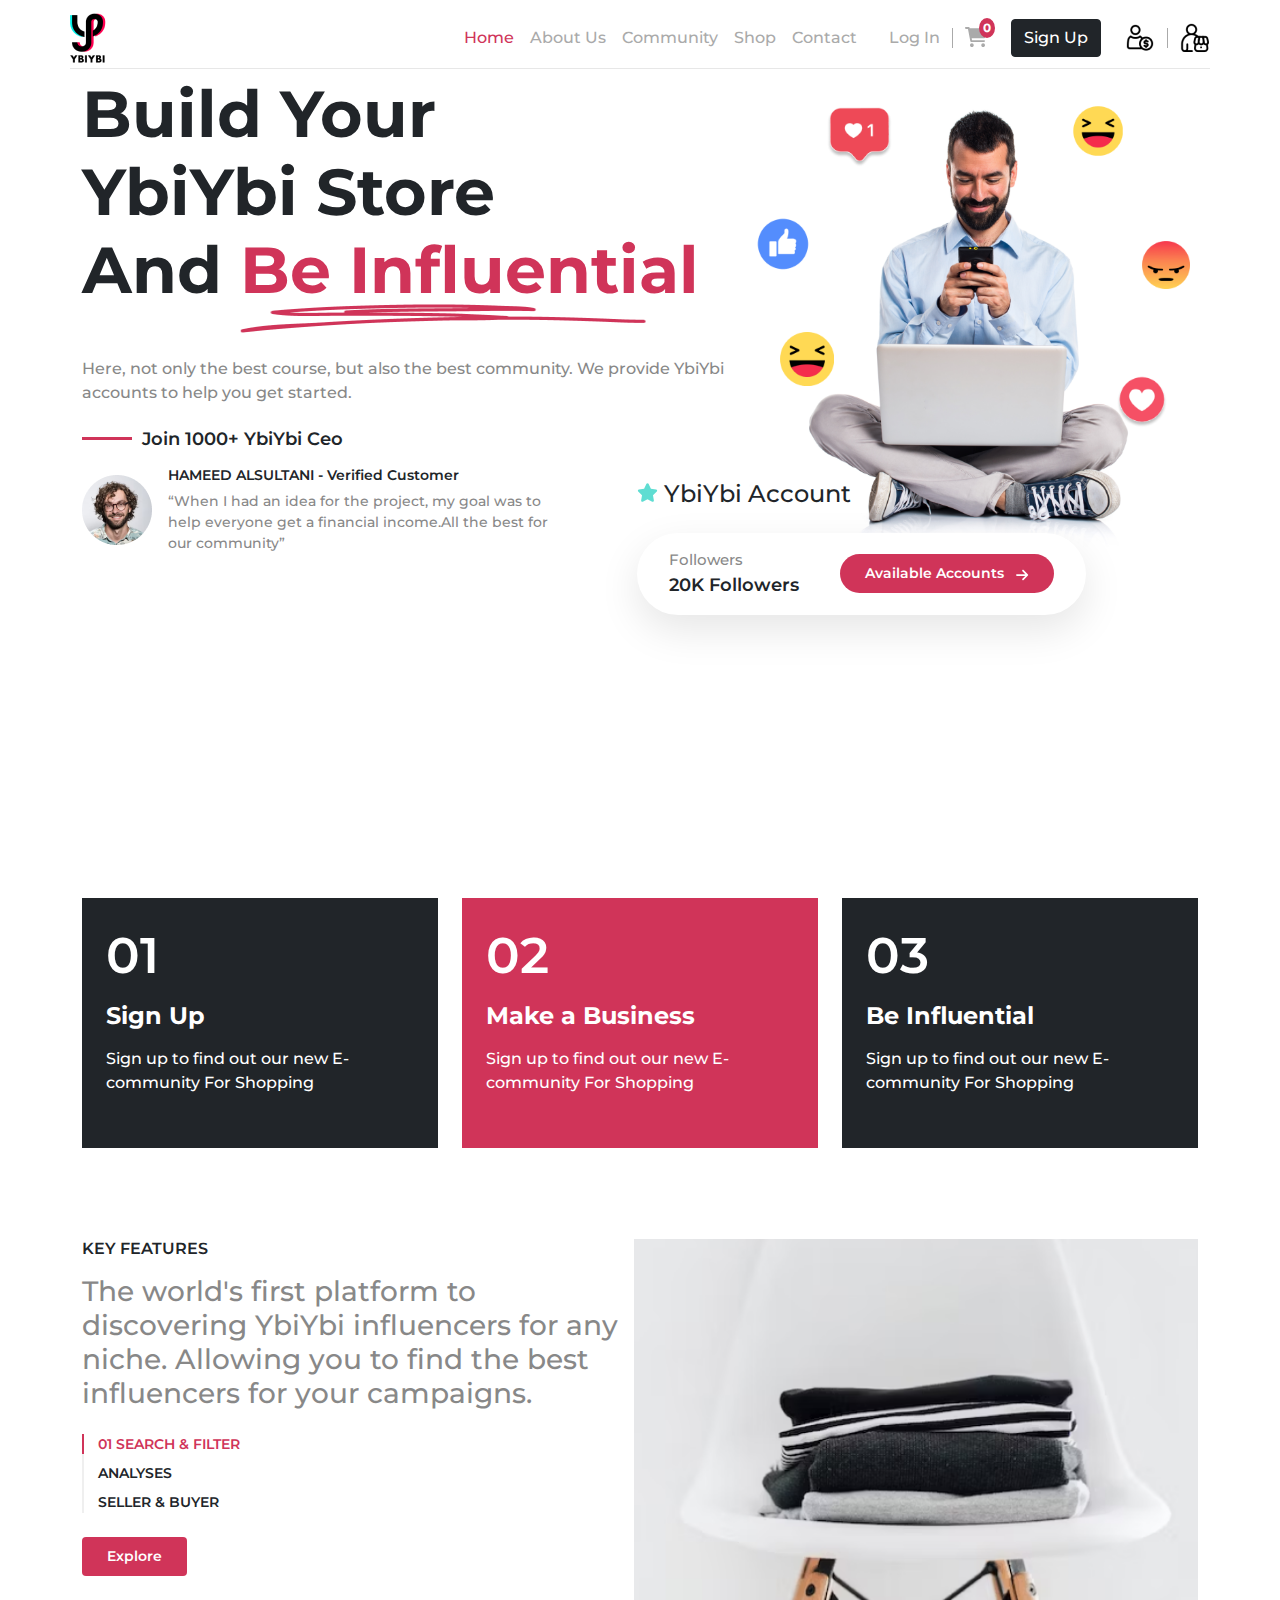
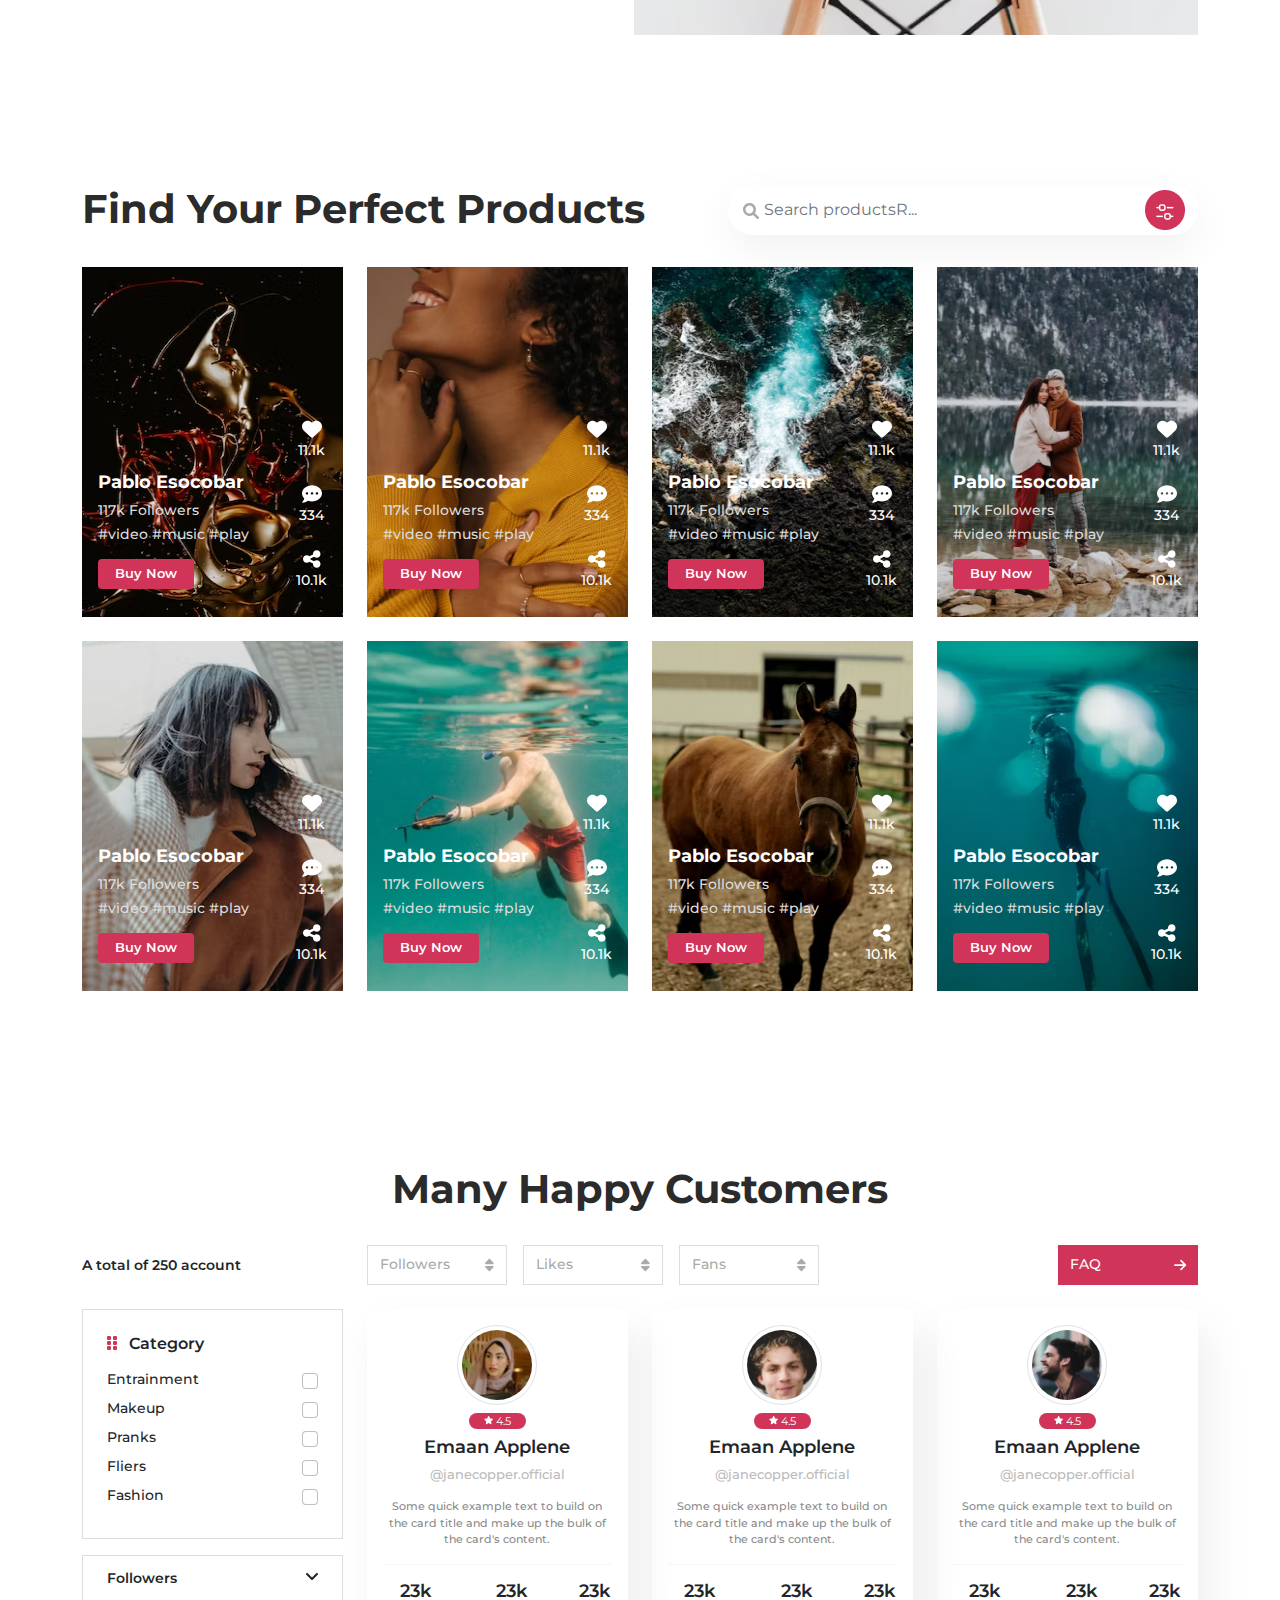
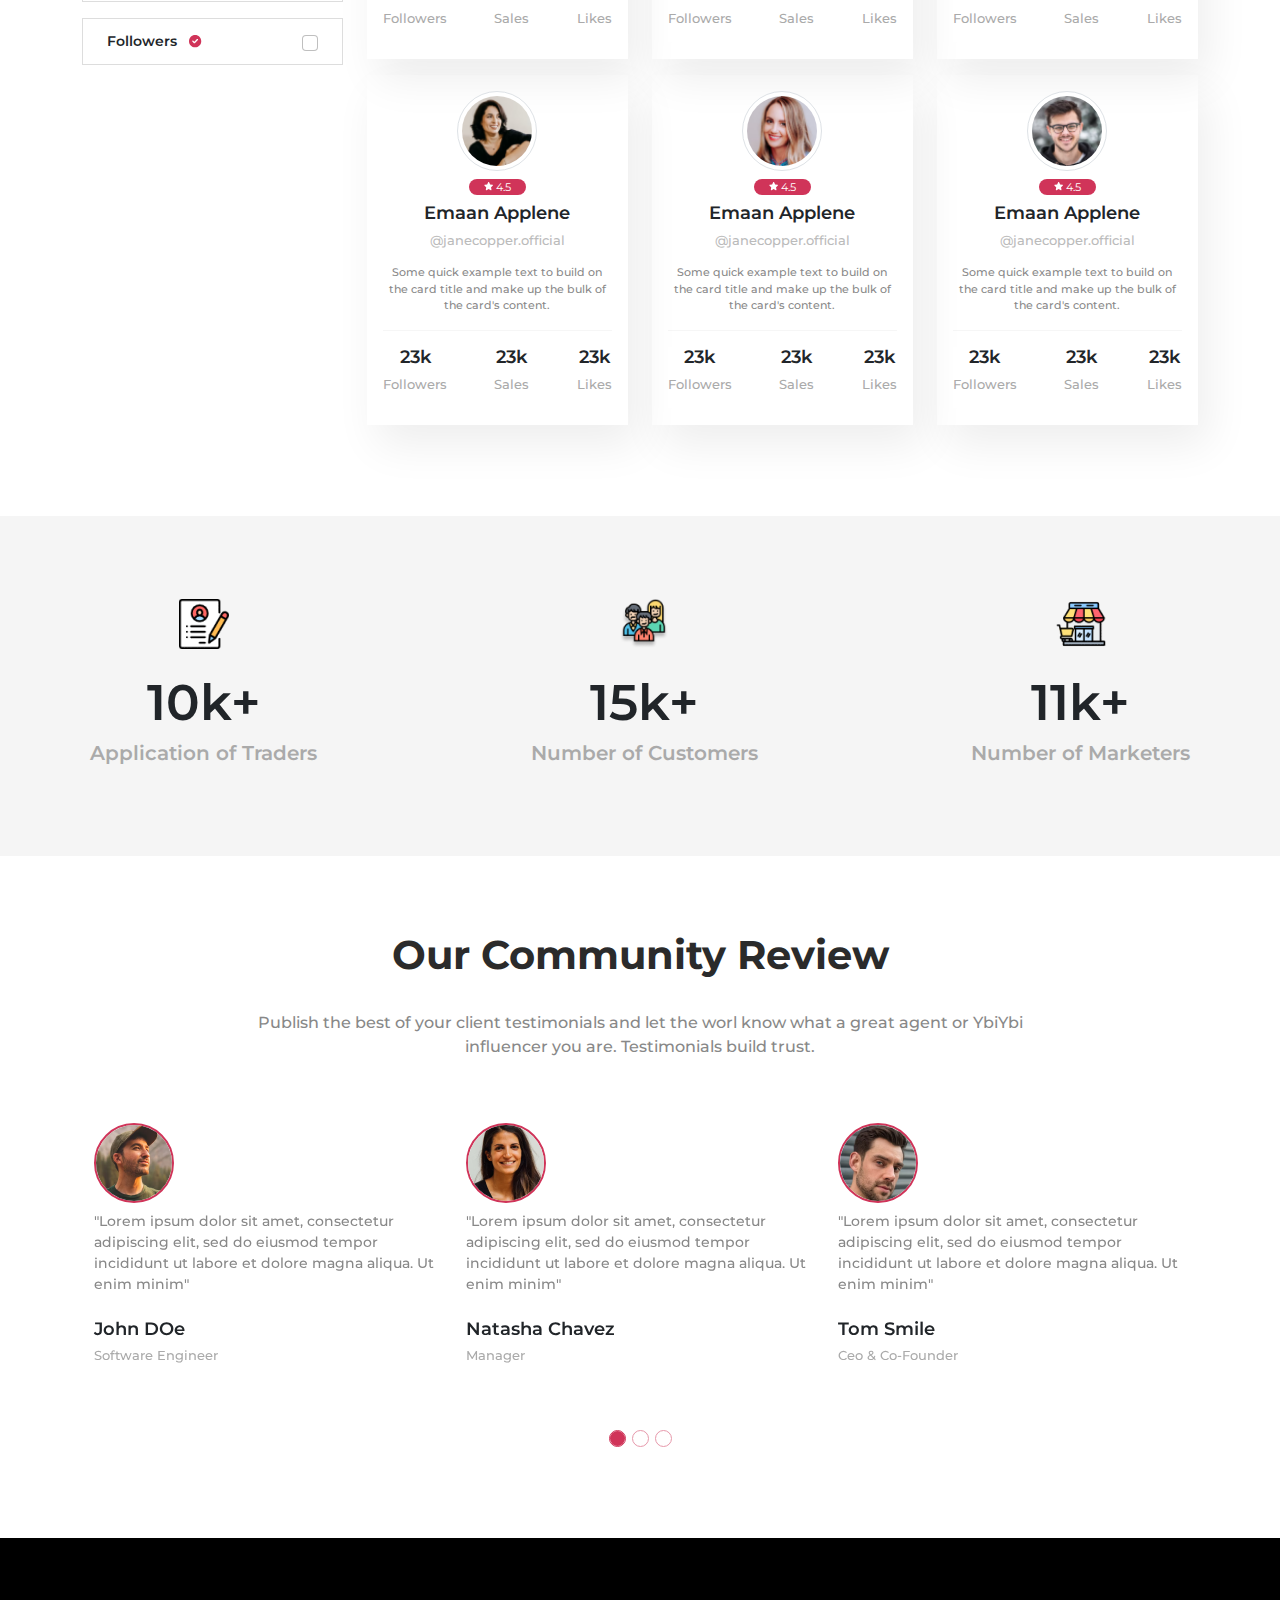
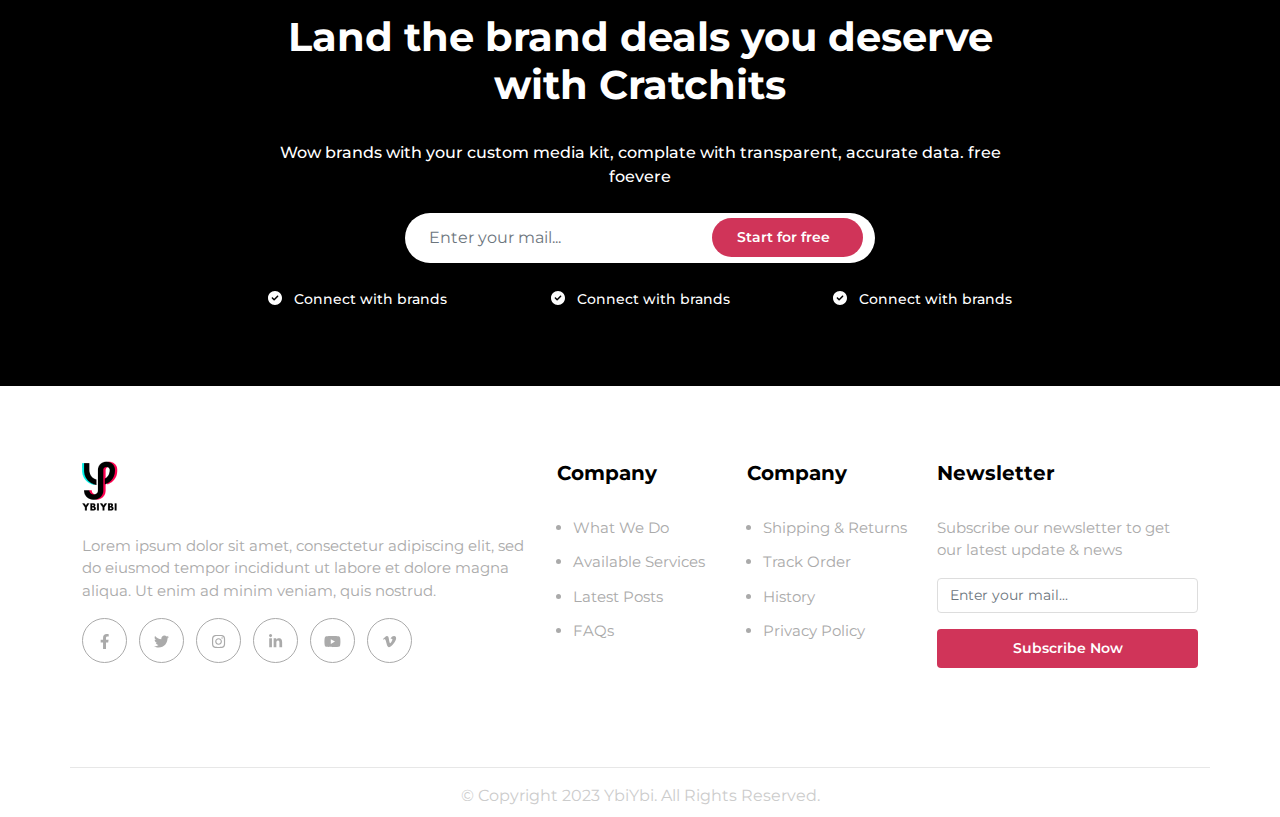
<file: index.html>
<!DOCTYPE html>
<html lang="en">
  <head>
    <meta charset="UTF-8" />
    <meta http-equiv="X-UA-Compatible" content="IE=edge" />
    <meta name="viewport" content="width=device-width, initial-scale=1.0" />
    <title>YbiYbi</title>
    <link rel="stylesheet" href="./css/bootstrap.min.css" />
    <link rel="stylesheet" href="./css/all.min.css" />
    <link rel="stylesheet" href="./css/style.css" />
    <link rel="preconnect" href="https://fonts.googleapis.com" />
    <link rel="preconnect" href="https://fonts.gstatic.com" crossorigin />
    <link
      href="https://fonts.googleapis.com/css2?family=Montserrat:wght@400;500;600;700&display=swap"
      rel="stylesheet"
    />
  </head>
  <body>
    <!-- start navbar -->
    <nav class="navbar fixed-top navbar-expand-lg navbar-light">
      <div class="container px-md-0">
        <a class="navbar-brand" href="#"
          ><img src="./images/logo.png" alt="Logo"
        /></a>
        <button
          class="navbar-toggler"
          type="button"
          data-bs-toggle="collapse"
          data-bs-target="#navbarSupportedContent"
          aria-controls="navbarSupportedContent"
          aria-expanded="false"
          aria-label="Toggle navigation"
        >
          <span class="navbar-toggler-icon"></span>
        </button>
        <div
          class="collapse navbar-collapse flex-grow-0 text-center mb-3 mb-md-0"
          id="navbarSupportedContent"
        >
          <ul class="navbar-nav me-md-4 mb-2 mb-lg-0">
            <li class="nav-item">
              <a class="nav-link active" href="#">Home</a>
            </li>
            <li class="nav-item">
              <a class="nav-link" href="./pages/about.html">About Us</a>
            </li>
            <li class="nav-item">
              <a class="nav-link" href="#">Community</a>
            </li>
            <li class="nav-item"><a class="nav-link" href="#">Shop</a></li>
            <li class="nav-item"><a class="nav-link" href="./pages/contact.html">Contact</a></li>
          </ul>
          <div class="login"><a href="#">Log In</a></div>
          <span class="line"></span>
          <div class="cart">
            <a class="position-relative" href="#">
              <i class="fa-solid fa-cart-shopping fa-lg"></i>
              <span
                class="position-absolute top-0 start-100 p-1 translate-middle badge rounded-circle bg-main"
              >
                0
                <span class="visually-hidden">unread messages</span>
              </span>
            </a>
          </div>
          <div class="signup mx-md-4 my-3 my-md-0">
            <a class="btn btn-dark" href="#">Sign Up</a>
          </div>
          <div class="saler">
            <a href="#"><img src="./images/seller.png" alt="Seller" /></a>
          </div>
          <span class="line"></span>
          <div class="marketer">
            <a href="#"><img src="./images/marketer.png" alt="Marketer" /></a>
          </div>
        </div>
      </div>
    </nav>
    <!-- end navbar -->

    <!-- start landing -->
    <div class="landing">
      <div class="container">
        <div
          class="d-flex flex-column flex-md-row justify-content-between align-items-center"
        >
          <div class="landing-txt text-center text-md-start">
            <h2 class="landing-title">
              Build Your<br />
              YbiYbi Store<br />
              And <span>Be Influential</span>
            </h2>
            <p class="section-desc">
              Here, not only the best course, but also the best community. We
              provide YbiYbi accounts to help you get started.
            </p>
            <div class="testimonial w-75">
              <h4 class="testi-title m-0">Join 1000+ YbiYbi Ceo</h4>
              <div
                class="card flex-column flex-md-row align-items-center border-0"
              >
                <img src="./images/person.png" alt="Person" />
                <div class="card-body">
                  <h5 class="card-title">
                    HAMEED ALSULTANI - Verified Customer
                  </h5>
                  <p class="section-desc fs-small mb-0">
                    “When I had an idea for the project, my goal was to help
                    everyone get a financial income.All the best for our
                    community”
                  </p>
                </div>
              </div>
            </div>
          </div>

          <div class="landing-img position-relative">
            <div class="d-none d-md-block">
              <img class="img-fluid" src="./images/landing.png" alt="Landing" />
              <div class="emotion">
                <img src="./images/emoji-01.png" alt="Landing" />
                <img src="./images/emoji-02.png" alt="Landing" />
                <img src="./images/emoji-03.png" alt="Landing" />
                <img src="./images/emoji-04.png" alt="Landing" />
                <img src="./images/emoji-05.png" alt="Landing" />
                <img src="./images/emoji-06.png" alt="Landing" />
              </div>
            </div>

            <div class="ybiybi-account">
              <h4 class="account-title mb-4">
                <i class="fa-solid fa-star fa-xs"></i>
                <span>YbiYbi Account</span>
              </h4>
              <div
                class="accounts d-flex align-items-center justify-content-between"
              >
                <div class="followers">
                  <span class="followers-title">Followers</span>
                  <span class="followers-num">20K Followers </span>
                </div>
                <button class="btn btn-main rounded-pill">
                  <a href="#">
                    <span class="d-none d-md-inline-block me-2">Available Accounts</span>
                    <i class="fa-solid fa-arrow-right"></i>
                  </a>
                </button>
              </div>
            </div>
          </div>
        </div>
      </div>
    </div>
    <!-- end landing -->

    <!-- start features -->
    <div class="features">
      <div class="container">
        <div class="row">
          <div class="col-12 col-md-4">
            <div class="feat-box text-white bg-dark mb-3">
              <h5 class="feat-num mb-3">01</h5>
              <h5 class="feat-title mb-3">Sign Up</h5>
              <p class="section-desc text-white">
                Sign up to find out our new E-community For Shopping
              </p>
            </div>
          </div>

          <div class="col-12 col-md-4">
            <div class="feat-box text-white bg-main mb-3">
              <h5 class="feat-num mb-3">02</h5>
              <h5 class="feat-title mb-3">Make a Business</h5>
              <p class="section-desc text-white">
                Sign up to find out our new E-community For Shopping
              </p>
            </div>
          </div>

          <div class="col-12 col-md-4">
            <div class="feat-box text-white bg-dark mb-3">
              <h5 class="feat-num mb-3">03</h5>
              <h5 class="feat-title mb-3">Be Influential</h5>
              <p class="section-desc text-white">
                Sign up to find out our new E-community For Shopping
              </p>
            </div>
          </div>
        </div>
      </div>
    </div>
    <!-- end features -->

    <!-- start about -->
    <div class="about">
      <div
        class="container d-flex flex-column flex-md-row justify-content-between"
      >
        <div class="about-text w-50">
          <h4 class="section-label mb-3">KEY FEATURES</h4>
          <p>
            The world's first platform to discovering YbiYbi influencers for any
            niche. Allowing you to find the best influencers for your campaigns.
          </p>
          <div class="meta">
            <span class="text-main">01 SEARCH & FILTER</span>
            <span>ANALYSES</span>
            <span>SELLER & BUYER</span>
          </div>
          <button class="btn btn-main">
            <a href="#" alt="explore">Explore</a>
          </button>
        </div>
        <div class="about-img d-none d-md-block">
          <img class="img-fluid" src="./images/about.png" alt="About" />
        </div>
      </div>
    </div>
    <!-- end abut -->

    <!-- start products -->
    <div class="products">
      <div class="container">
        <div
          class="products-head d-flex flex-column flex-md-row justify-content-between"
        >
          <h2 class="section-title mb-3 mb-md-0">Find Your Perfect Products</h2>
          <div class="section-form ps-4">
            <i class="fa-solid fa-magnifying-glass"></i>
            <input
              class="form-control border-0"
              type="search"
              placeholder="Search productsR..."
            />
            <button class="btn p-0">
              <img src="./images/filter.png" alt="Filter" />
            </button>
          </div>
        </div>
        <div class="row">
          <div class="col-12 col-md-4 col-lg-3">
            <div class="prod-box">
              <img class="w-100 h-100" src="./images/product-01.png" alt="Product" />
              <div class="prod-overlay">
                <div class="prod-info">
                  <h5>Pablo Esocobar</h5>
                  <h6>117k Followers</h6>
                  <h6>#video #music #play</h6>
                  <button class="btn btn-main py-1 px-3 mt-2"><a href="#">Buy Now</a></button>
                </div>
                <div class="prod-actions text-center">
                  <div class="mb-4">
                    <i class="fa-solid fa-heart fa-lg"></i>
                    <h6>11.1k</h6>
                  </div>
                  <div class="mb-4">
                    <i class="fa-solid fa-comment-dots fa-lg"></i>
                    <h6>334</h6>
                  </div>
                  <div>
                    <i class="fa-solid fa-share-nodes fa-lg"></i>
                    <h6>10.1k</h6>
                  </div>
                </div>
              </div>
            </div>
          </div>

          <div class="col-12 col-md-4 col-lg-3">
            <div class="prod-box">
              <img class="w-100 h-100" src="./images/product-02.png" alt="Product" />
              <div class="prod-overlay">
                <div class="prod-info">
                  <h5>Pablo Esocobar</h5>
                  <h6>117k Followers</h6>
                  <h6>#video #music #play</h6>
                  <button class="btn btn-main py-1 px-3 mt-2"><a href="#">Buy Now</a></button>
                </div>
                <div class="prod-actions text-center">
                  <div class="mb-4">
                    <i class="fa-solid fa-heart fa-lg"></i>
                    <h6>11.1k</h6>
                  </div>
                  <div class="mb-4">
                    <i class="fa-solid fa-comment-dots fa-lg"></i>
                    <h6>334</h6>
                  </div>
                  <div>
                    <i class="fa-solid fa-share-nodes fa-lg"></i>
                    <h6>10.1k</h6>
                  </div>
                </div>
              </div>
            </div>
          </div>

          <div class="col-12 col-md-4 col-lg-3">
            <div class="prod-box">
              <img class="w-100 h-100" src="./images/product-03.png" alt="Product" />
              <div class="prod-overlay">
                <div class="prod-info">
                  <h5>Pablo Esocobar</h5>
                  <h6>117k Followers</h6>
                  <h6>#video #music #play</h6>
                  <button class="btn btn-main py-1 px-3 mt-2"><a href="#">Buy Now</a></button>
                </div>
                <div class="prod-actions text-center">
                  <div class="mb-4">
                    <i class="fa-solid fa-heart fa-lg"></i>
                    <h6>11.1k</h6>
                  </div>
                  <div class="mb-4">
                    <i class="fa-solid fa-comment-dots fa-lg"></i>
                    <h6>334</h6>
                  </div>
                  <div>
                    <i class="fa-solid fa-share-nodes fa-lg"></i>
                    <h6>10.1k</h6>
                  </div>
                </div>
              </div>
            </div>
          </div>

          <div class="col-12 col-md-4 col-lg-3">
            <div class="prod-box">
              <img class="w-100 h-100" src="./images/product-04.png" alt="Product" />
              <div class="prod-overlay">
                <div class="prod-info">
                  <h5>Pablo Esocobar</h5>
                  <h6>117k Followers</h6>
                  <h6>#video #music #play</h6>
                  <button class="btn btn-main py-1 px-3 mt-2"><a href="#">Buy Now</a></button>
                </div>
                <div class="prod-actions text-center">
                  <div class="mb-4">
                    <i class="fa-solid fa-heart fa-lg"></i>
                    <h6>11.1k</h6>
                  </div>
                  <div class="mb-4">
                    <i class="fa-solid fa-comment-dots fa-lg"></i>
                    <h6>334</h6>
                  </div>
                  <div>
                    <i class="fa-solid fa-share-nodes fa-lg"></i>
                    <h6>10.1k</h6>
                  </div>
                </div>
              </div>
            </div>
          </div>

          <div class="col-12 col-md-4 col-lg-3">
            <div class="prod-box">
              <img class="w-100 h-100" src="./images/product-05.png" alt="Product" />
              <div class="prod-overlay">
                <div class="prod-info">
                  <h5>Pablo Esocobar</h5>
                  <h6>117k Followers</h6>
                  <h6>#video #music #play</h6>
                  <button class="btn btn-main py-1 px-3 mt-2"><a href="#">Buy Now</a></button>
                </div>
                <div class="prod-actions text-center">
                  <div class="mb-4">
                    <i class="fa-solid fa-heart fa-lg"></i>
                    <h6>11.1k</h6>
                  </div>
                  <div class="mb-4">
                    <i class="fa-solid fa-comment-dots fa-lg"></i>
                    <h6>334</h6>
                  </div>
                  <div>
                    <i class="fa-solid fa-share-nodes fa-lg"></i>
                    <h6>10.1k</h6>
                  </div>
                </div>
              </div>
            </div>
          </div>

          <div class="col-12 col-md-4 col-lg-3">
            <div class="prod-box">
              <img class="w-100 h-100" src="./images/product-06.png" alt="Product" />
              <div class="prod-overlay">
                <div class="prod-info">
                  <h5>Pablo Esocobar</h5>
                  <h6>117k Followers</h6>
                  <h6>#video #music #play</h6>
                  <button class="btn btn-main py-1 px-3 mt-2"><a href="#">Buy Now</a></button>
                </div>
                <div class="prod-actions text-center">
                  <div class="mb-4">
                    <i class="fa-solid fa-heart fa-lg"></i>
                    <h6>11.1k</h6>
                  </div>
                  <div class="mb-4">
                    <i class="fa-solid fa-comment-dots fa-lg"></i>
                    <h6>334</h6>
                  </div>
                  <div>
                    <i class="fa-solid fa-share-nodes fa-lg"></i>
                    <h6>10.1k</h6>
                  </div>
                </div>
              </div>
            </div>
          </div>

          <div class="col-12 col-md-4 col-lg-3">
            <div class="prod-box">
              <img class="w-100 h-100" src="./images/product-07.png" alt="Product" />
              <div class="prod-overlay">
                <div class="prod-info">
                  <h5>Pablo Esocobar</h5>
                  <h6>117k Followers</h6>
                  <h6>#video #music #play</h6>
                  <button class="btn btn-main py-1 px-3 mt-2"><a href="#">Buy Now</a></button>
                </div>
                <div class="prod-actions text-center">
                  <div class="mb-4">
                    <i class="fa-solid fa-heart fa-lg"></i>
                    <h6>11.1k</h6>
                  </div>
                  <div class="mb-4">
                    <i class="fa-solid fa-comment-dots fa-lg"></i>
                    <h6>334</h6>
                  </div>
                  <div>
                    <i class="fa-solid fa-share-nodes fa-lg"></i>
                    <h6>10.1k</h6>
                  </div>
                </div>
              </div>
            </div>
          </div>

          <div class="col-12 col-md-4 col-lg-3">
            <div class="prod-box">
              <img class="w-100 h-100" src="./images/product-08.png" alt="Product" />
              <div class="prod-overlay">
                <div class="prod-info">
                  <h5>Pablo Esocobar</h5>
                  <h6>117k Followers</h6>
                  <h6>#video #music #play</h6>
                  <button class="btn btn-main py-1 px-3 mt-2"><a href="#">Buy Now</a></button>
                </div>
                <div class="prod-actions text-center">
                  <div class="mb-4">
                    <i class="fa-solid fa-heart fa-lg"></i>
                    <h6>11.1k</h6>
                  </div>
                  <div class="mb-4">
                    <i class="fa-solid fa-comment-dots fa-lg"></i>
                    <h6>334</h6>
                  </div>
                  <div>
                    <i class="fa-solid fa-share-nodes fa-lg"></i>
                    <h6>10.1k</h6>
                  </div>
                </div>
              </div>
            </div>
          </div>
        </div>
      </div>
    </div>
    <!-- end products -->

    <!-- start Customers -->
    <div class="customers">
      <div class="container">
        <h2 class="section-title text-center">Many Happy Customers</h2>
        <div class="row">
          <div class="cust-filter col-12 col-md-3">
            <h5 class="mb-4">A total of 250 account</h5>
            <div class="category py-4">
              <h4>
                <i class="fa-solid fa-grip-vertical text-main me-2"></i>
                Category
              </h4>
              <div class="d-flex justify-content-between mb-2">
                <label class="form-check-label" for="Entrainment"
                  >Entrainment</label
                >
                <input
                  class="form-check-input"
                  type="checkbox"
                  id="Entrainment"
                  value=""
                />
              </div>
              <div class="d-flex justify-content-between mb-2">
                <label class="form-check-label" for="Makeup"
                  >Makeup</label
                >
                <input
                  class="form-check-input"
                  type="checkbox"
                  id="Makeup"
                  value=""
                />
              </div>
              <div class="d-flex justify-content-between mb-2">
                <label class="form-check-label" for="Pranks"
                  >Pranks</label
                >
                <input
                  class="form-check-input"
                  type="checkbox"
                  id="Pranks"
                  value=""
                />
              </div>
              <div class="d-flex justify-content-between mb-2">
                <label class="form-check-label" for="Fliers"
                  >Fliers</label
                >
                <input
                  class="form-check-input"
                  type="checkbox"
                  id="Fliers"
                  value=""
                />
              </div>
              <div class="d-flex justify-content-between mb-2">
                <label class="form-check-label" for="Fashion"
                  >Fashion</label
                >
                <input
                  class="form-check-input"
                  type="checkbox"
                  id="Fashion"
                  value=""
                />
              </div>
            </div>
            <div class="category d-flex justify-content-between">
              <span>Followers</span>
              <i class="fa-solid fa-angle-down"></i>
            </div>

            <div class="category d-flex justify-content-between">
              <label class="form-check-label" for="Followers">
                <span class="me-2">Followers</span>
                <i class="fa-solid fa-circle-check fa-sm text-main"></i>
              </label>
              <input
                class="form-check-input"
                type="checkbox"
                id="Followers"
                value=""
              />
            </div>
          </div>
          <div class="col-12 col-md-9">
            <div class="d-flex flex-column flex-md-row justify-content-between mb-4">
              <div class="d-flex mb-3 mb-md-0 justify-content-between">
                <button>
                  <span>Followers</span>
                  <i class="fa-solid fa-sort"></i>
                </button>
                <button>
                  Likes
                  <i class="fa-solid fa-sort"></i>
                </button>
                <button>
                  Fans
                  <i class="fa-solid fa-sort"></i>
                </button>
              </div>
              <button class="btn-main border-0 mx-auto me-md-0">
                FAQ
                <i class="fa-solid fa-arrow-right"></i>
              </button>
            </div>
            <div class="row">
              <div class="col-12 col-md-6 col-lg-4">
                <div class="cust-box text-center">
                  <img
                    width="80px"
                    height="80px"
                    class="img-thumbnail rounded-circle mx-auto mb-2"
                    src="./images/customer-01.png"
                    alt="customer"
                  />
                  <div
                    class="rate bg-main text-white w-25 mx-auto rounded-pill mb-2"
                  >
                    <i class="fa-solid fa-star fa-xs"></i>
                    <span>4.5</span>
                  </div>
                  <h4>Emaan Applene</h4>
                  <h5>@janecopper.official</h5>
                  <p class="card-text">
                    Some quick example text to build on the card title and make
                    up the bulk of the card's content.
                  </p>

                  <hr />

                  <div
                    class="cust-footer d-flex justify-content-between bg-white"
                  >
                    <div>
                      <h6>23k</h6>
                      <h5>Followers</h5>
                    </div>
                    <div class="line"></div>
                    <div>
                      <h6>23k</h6>
                      <h5>Sales</h5>
                    </div>
                    <div class="line"></div>
                    <div>
                      <h6>23k</h6>
                      <h5>Likes</h5>
                    </div>
                  </div>
                </div>
              </div>
              <div class="col-12 col-md-6 col-lg-4">
                 <div class="cust-box text-center">
                  <img
                    width="80px"
                    height="80px"
                    class="img-thumbnail rounded-circle mx-auto mb-2"
                    src="./images/customer-02.png"
                    alt="customer"
                  />
                  <div
                    class="rate bg-main text-white w-25 mx-auto rounded-pill mb-2"
                  >
                    <i class="fa-solid fa-star fa-xs"></i>
                    <span>4.5</span>
                  </div>
                  <h4>Emaan Applene</h4>
                  <h5>@janecopper.official</h5>
                  <p class="card-text">
                    Some quick example text to build on the card title and make
                    up the bulk of the card's content.
                  </p>
                  <hr />
                  <div
                    class="cust-footer d-flex justify-content-between bg-white"
                  >
                    <div>
                      <h6>23k</h6>
                      <h5>Followers</h5>
                    </div>
                    <div class="line"></div>
                    <div>
                      <h6>23k</h6>
                      <h5>Sales</h5>
                    </div>
                    <div class="line"></div>
                    <div>
                      <h6>23k</h6>
                      <h5>Likes</h5>
                    </div>
                  </div>
                </div>
              </div>
              <div class="col-12 col-md-6 col-lg-4">
                <div class="cust-box text-center">
                  <img
                    width="80px"
                    height="80px"
                    class="img-thumbnail rounded-circle mx-auto mb-2"
                    src="./images/customer-03.png"
                    alt="customer"
                  />
                  <div
                    class="rate bg-main text-white w-25 mx-auto rounded-pill mb-2"
                  >
                    <i class="fa-solid fa-star fa-xs"></i>
                    <span>4.5</span>
                  </div>
                  <h4>Emaan Applene</h4>
                  <h5>@janecopper.official</h5>
                  <p class="card-text">
                    Some quick example text to build on the card title and make
                    up the bulk of the card's content.
                  </p>
                  <hr />
                  <div
                    class="cust-footer d-flex justify-content-between bg-white"
                  >
                    <div>
                      <h6>23k</h6>
                      <h5>Followers</h5>
                    </div>
                    <div class="line"></div>
                    <div>
                      <h6>23k</h6>
                      <h5>Sales</h5>
                    </div>
                    <div class="line"></div>
                    <div>
                      <h6>23k</h6>
                      <h5>Likes</h5>
                    </div>
                  </div>
                </div>
              </div>
              <div class="col-12 col-md-6 col-lg-4">
                <div class="cust-box text-center">
                  <img
                    width="80px"
                    height="80px"
                    class="img-thumbnail rounded-circle mx-auto mb-2"
                    src="./images/customer-04.png"
                    alt="customer"
                  />
                  <div
                    class="rate bg-main text-white w-25 mx-auto rounded-pill mb-2"
                  >
                    <i class="fa-solid fa-star fa-xs"></i>
                    <span>4.5</span>
                  </div>
                  <h4>Emaan Applene</h4>
                  <h5>@janecopper.official</h5>
                  <p class="card-text">
                    Some quick example text to build on the card title and make
                    up the bulk of the card's content.
                  </p>
                  <hr />
                  <div
                    class="cust-footer d-flex justify-content-between bg-white"
                  >
                    <div>
                      <h6>23k</h6>
                      <h5>Followers</h5>
                    </div>
                    <div class="line"></div>
                    <div>
                      <h6>23k</h6>
                      <h5>Sales</h5>
                    </div>
                    <div class="line"></div>
                    <div>
                      <h6>23k</h6>
                      <h5>Likes</h5>
                    </div>
                  </div>
                </div>
              </div>
              <div class="col-12 col-md-6 col-lg-4">
                <div class="cust-box text-center">
                  <img
                    width="80px"
                    height="80px"
                    class="img-thumbnail rounded-circle mx-auto mb-2"
                    src="./images/customer-05.png"
                    alt="customer"
                  />
                  <div
                    class="rate bg-main text-white w-25 mx-auto rounded-pill mb-2"
                  >
                    <i class="fa-solid fa-star fa-xs"></i>
                    <span>4.5</span>
                  </div>
                  <h4>Emaan Applene</h4>
                  <h5>@janecopper.official</h5>
                  <p class="card-text">
                    Some quick example text to build on the card title and make
                    up the bulk of the card's content.
                  </p>
                  <hr />
                  <div
                    class="cust-footer d-flex justify-content-between bg-white"
                  >
                    <div>
                      <h6>23k</h6>
                      <h5>Followers</h5>
                    </div>
                    <div class="line"></div>
                    <div>
                      <h6>23k</h6>
                      <h5>Sales</h5>
                    </div>
                    <div class="line"></div>
                    <div>
                      <h6>23k</h6>
                      <h5>Likes</h5>
                    </div>
                  </div>
                </div>
              </div>
              <div class="col-12 col-md-6 col-lg-4">
                <div class="cust-box text-center">
                  <img
                    width="80px"
                    height="80px"
                    class="img-thumbnail rounded-circle mx-auto mb-2"
                    src="./images/customer-06.png"
                    alt="customer"
                  />
                  <div
                    class="rate bg-main text-white w-25 mx-auto rounded-pill mb-2"
                  >
                    <i class="fa-solid fa-star fa-xs"></i>
                    <span>4.5</span>
                  </div>
                  <h4>Emaan Applene</h4>
                  <h5>@janecopper.official</h5>
                  <p class="card-text">
                    Some quick example text to build on the card title and make
                    up the bulk of the card's content.
                  </p>
                  <hr />
                  <div
                    class="cust-footer d-flex justify-content-between bg-white"
                  >
                    <div>
                      <h6>23k</h6>
                      <h5>Followers</h5>
                    </div>
                    <div class="line"></div>
                    <div>
                      <h6>23k</h6>
                      <h5>Sales</h5>
                    </div>
                    <div class="line"></div>
                    <div>
                      <h6>23k</h6>
                      <h5>Likes</h5>
                    </div>
                  </div>
                </div>
              </div>
              </div>
            </div>
          </div>
        </div>
      </div>
    </div>
    <!-- end Customers -->

    <!-- start stats -->
    <div class="stats">
      <div class="container d-flex flex-column flex-md-row justify-content-between align-items-center">
        <div class="stat-box p-2 text-center">
          <img class="mb-4" src="./images/stats-01.png" width="50" height="50" alt="Stats">
          <h4 class="box-num">10k+</h4>
          <h5 class="box-title">Application of Traders</h5>
        </div>
        <div class="stat-box p-2 text-center">
          <img class="mb-4" src="./images/stats-02.png" width="50" height="50" alt="Stats">
          <h4 class="box-num">15k+</h4>
          <h5 class="box-title">Number of Customers</h5>
        </div>
        <div class="stat-box p-2 text-center">
          <img class="mb-4" src="./images/stats-03.png" width="50" height="50" alt="Stats">
          <h4 class="box-num">11k+</h4>
          <h5 class="box-title">Number of Marketers</h5>
        </div>
      </div>
    </div>
    <!-- end stats -->

    <!-- start community  -->
    <div class="community">
      <div class="container">
        <h2 class="section-title text-center">Our Community Review</h2>
        <p class="section-desc text-center w-75 mx-auto">Publish the best of your client testimonials and let the worl know what a great agent or YbiYbi influencer you are. Testimonials build trust.</p>

        <div id="carousel" class="carousel" data-bs-ride="carousel">
          <div class="carousel-inner py-4 mb-4">
            <div class="carousel-item active">
              <div class="com-box text-center text-md-start">
                <img
                width="80"
                height="80"
                class="rounded-circle mx-auto mb-2"
                src="./images/como-01.png"
                alt="customer"
              />
                <p class="section-desc fs-small">"Lorem ipsum dolor sit amet, consectetur adipiscing elit, sed do eiusmod tempor incididunt ut labore et dolore magna aliqua. Ut enim minim"</p>
                <h4 class="box-name">John DOe</h4>
                <h6 class="box-position">Software Engineer</h6>
              </div>
            </div>
            <div class="carousel-item">
              <div class="com-box text-center text-md-start">
                <img
                width="80"
                height="80"
                class="rounded-circle mx-auto mb-2"
                src="./images/como-02.png"
                alt="customer"
              />
                <p class="section-desc fs-small">"Lorem ipsum dolor sit amet, consectetur adipiscing elit, sed do eiusmod tempor incididunt ut labore et dolore magna aliqua. Ut enim minim"</p>
                <h4 class="box-name">Natasha Chavez</h4>
                <h6 class="box-position">Manager</h6>
              </div>
            </div>
            <div class="carousel-item">
              <div class="com-box text-center text-md-start">
                <img
                width="80"
                height="80"
                class="rounded-circle mx-auto mb-2"
                src="./images/como-03.png"
                alt="customer"
              />
                <p class="section-desc fs-small">"Lorem ipsum dolor sit amet, consectetur adipiscing elit, sed do eiusmod tempor incididunt ut labore et dolore magna aliqua. Ut enim minim"</p>
                <h4 class="box-name">Tom Smile</h4>
                <h6 class="box-position">Ceo & Co-Founder</h6>
              </div>
            </div>
          </div>
          <div class="carousel-indicators position-relative">
            <button type="button" data-bs-target="#carousel" data-bs-slide-to="0" class="active" aria-current="true" aria-label="Slide 1"></button>
            <button type="button" data-bs-target="#carousel" data-bs-slide-to="1" aria-label="Slide 2"></button>
            <button type="button" data-bs-target="#carousel" data-bs-slide-to="2" aria-label="Slide 3"></button>
          </div>
        </div>
      
      </div>
    </div>
    <!-- end community -->

    <!-- start brand -->
    <div class="brand">
      <div class="container">
        <h2 class="section-title text-white">Land the brand deals you deserve 
          with Cratchits</h2>
          <p class="section-desc text-white">Wow brands with your custom media kit, complate with transparent, accurate data. free foevere</p>
          <div class="section-form mx-auto mb-4">
            <input
              class="form-control border-0"
              type="email"
              placeholder="Enter your mail..."
            />
            <button class="btn btn-main rounded-pill">
              <span class="d-none d-md-inline-block me-2">Start for free</span>
              <i class="d-inline-block d-md-none fa-solid fa-arrow-right"></i>
            </button>
          </div>
          <div class="brand-features d-flex flex-column flex-md-row justify-content-between text-white">
            <div>
              <i class="fa-solid fa-circle-check fa-sm me-2"></i>
              <span class="section-desc fs-small text-white">Connect with brands</span>
            </div>
            <div>
              <i class="fa-solid fa-circle-check fa-sm me-2"></i>
              <span class="section-desc fs-small text-white">Connect with brands</span>
            </div>
            <div>
              <i class="fa-solid fa-circle-check fa-sm me-2"></i>
              <span class="section-desc fs-small text-white">Connect with brands</span>
            </div>
          </div>
        </div>
    </div>
    <!-- end brand -->

    <!-- start footer -->
    <footer class="text-center text-md-start">
      <div class="container">
        <div class="row">
          <div class="col-12 col-md-5">
            <img class="mb-4" src="./images/logo.png" alt="Logo">
            <p>Lorem ipsum dolor sit amet, consectetur adipiscing elit, sed do eiusmod tempor incididunt ut labore et dolore magna aliqua. Ut enim ad minim veniam, quis nostrud.</p>
            <div class="social-media">
              <a href="#"><i class="fa-brands fa-facebook-f"></i></a>
              <a href="#"><i class="fa-brands fa-twitter"></i></a>
              <a href="#"><i class="fa-brands fa-instagram"></i></a>
              <a href="#"><i class="fa-brands fa-linkedin-in"></i></a>
              <a href="#"><i class="fa-brands fa-youtube"></i></i></a>
              <a class="me-0" href="#"><i class="fa-brands fa-vimeo-v"></i></a>
            </div>
          </div>
          <div class="col-12 col-md-2">
            <h4>Company</h4>
            <ul class="d-inline-block ps-3">
              <li><a href="#">What We Do</a></li>
              <li><a href="#">Available Services</a></li>
              <li><a href="#">Latest Posts</a></li>
              <li><a href="#">FAQs</a></li>
            </ul>
          </div>
          <div class="col-12 col-md-2">
            <h4>Company</h4>
            <ul class="d-inline-block ps-3">
              <li><a href="#">Shipping & Returns</a></li>
              <li><a href="#">Track Order</a></li>
              <li><a href="#">History</a></li>
              <li><a href="#">Privacy Policy</a></li>
            </ul>
          </div>
          <div class="col-12 col-md-3">
            <h4>Newsletter</h4>
            <p>Subscribe our newsletter to get our latest update & news</p>
            <div class="mx-auto mb-4">
              <input
                class="form-control mb-3 fs-small"
                type="email"
                placeholder="Enter your mail..."
              />
              <button class="btn btn-main w-100 fs-small">Subscribe Now</button>
            </div>
          </div>
        </div>
      </div>
    </footer>
    <!-- end footer -->

    <!-- start copy right -->
    <div class="copy-right text-center">
      <div class="container">
        &copy; Copyright 2023 YbiYbi. All Rights Reserved.
      </div>
    </div>
    <!-- end copy right -->

    <script src="./js/bootstrap.min.js"></script>
    <script src="./js/all.min.js"></script>
    <script src="./js/ybiybi.main.js"></script>
  </body>
</html>
</file>
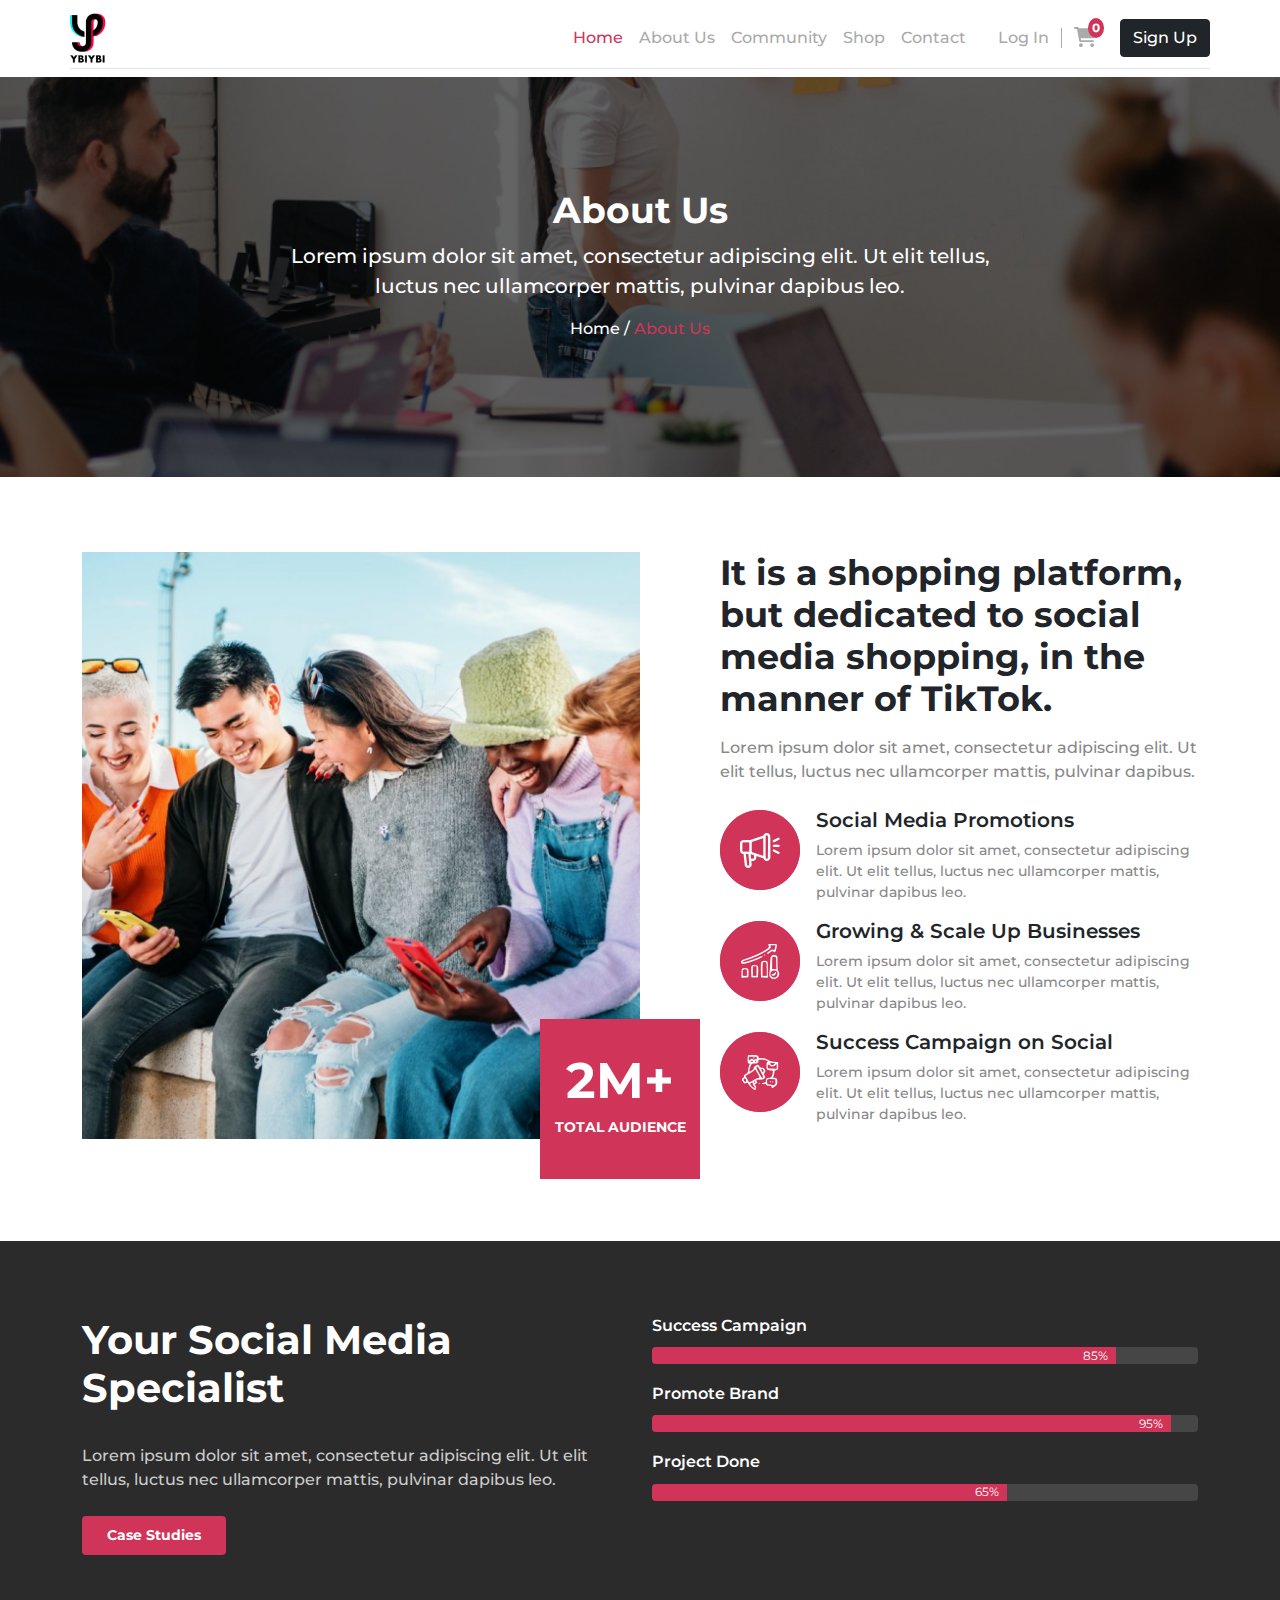
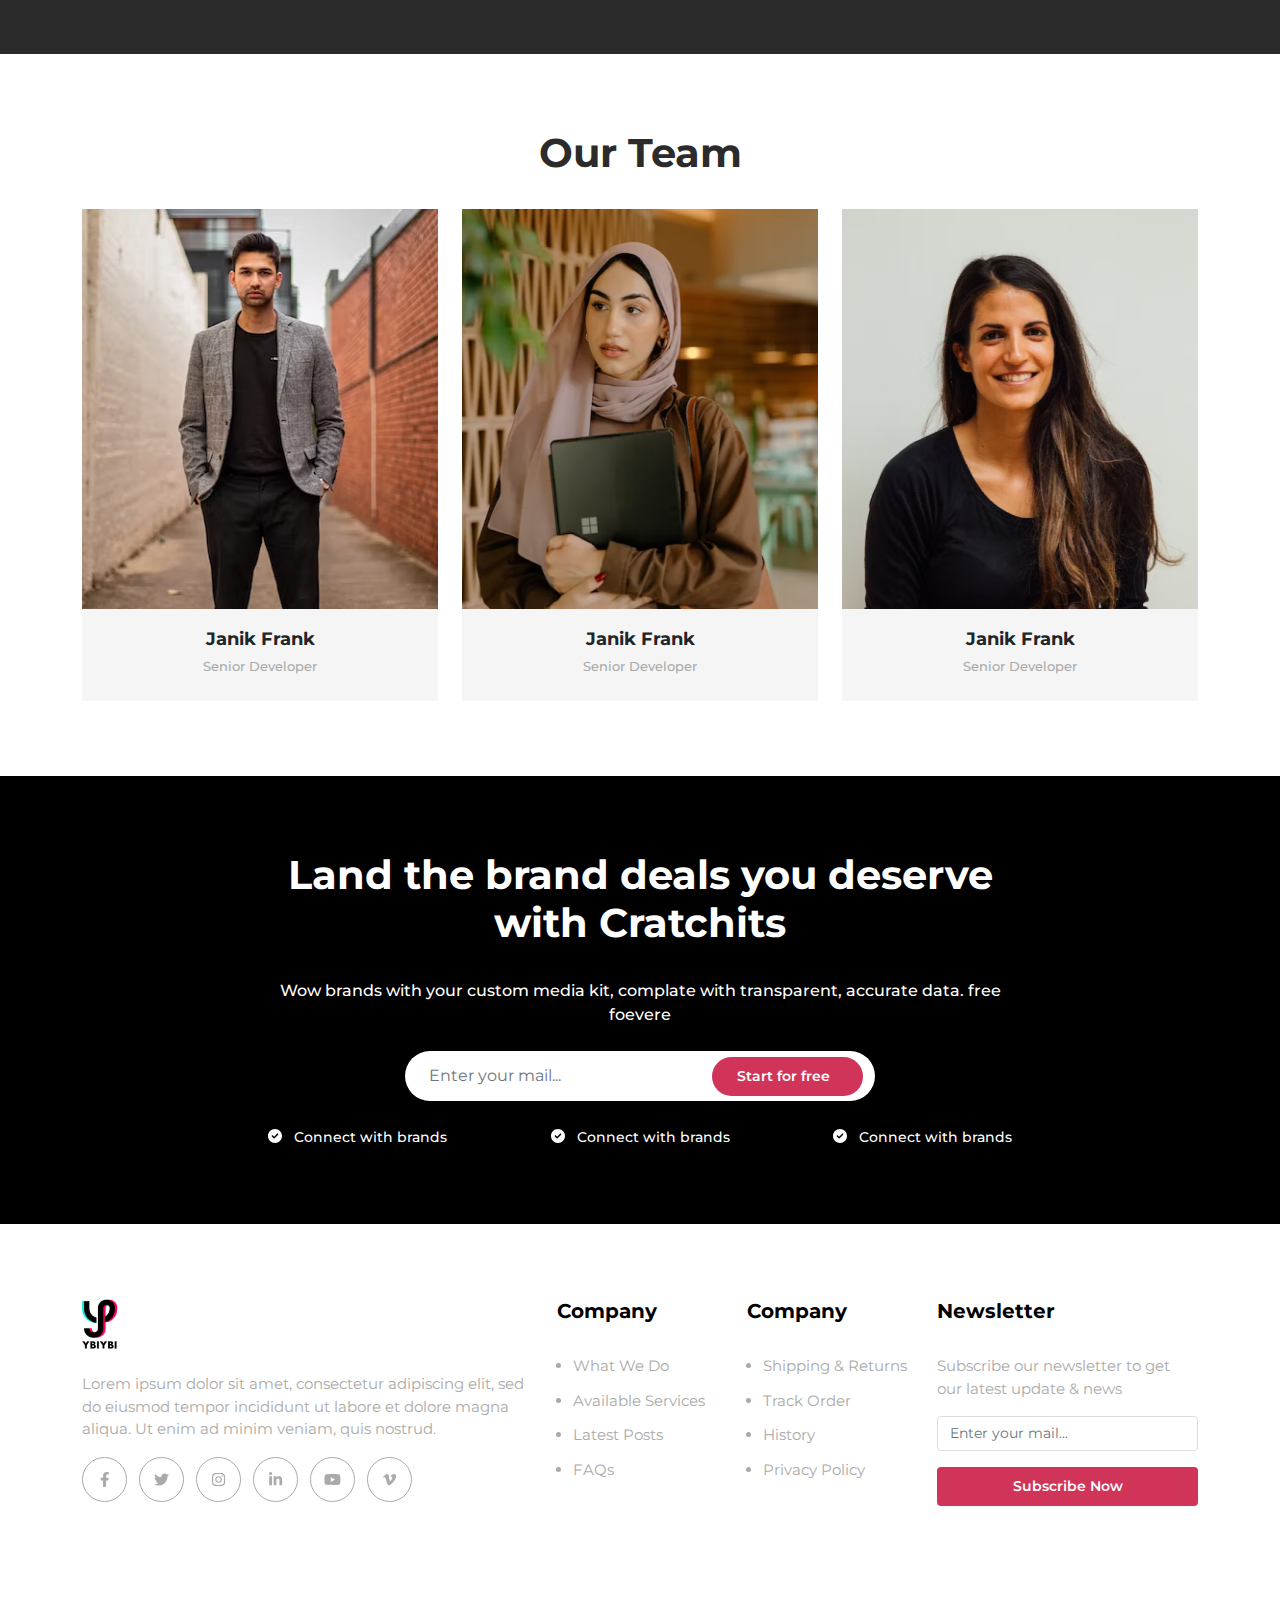
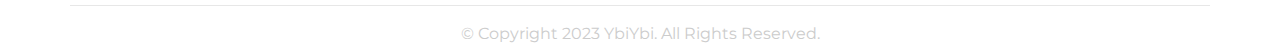
<file: about.html>
<!DOCTYPE html>
<html lang="en">
  <head>
    <meta charset="UTF-8" />
    <meta http-equiv="X-UA-Compatible" content="IE=edge" />
    <meta name="viewport" content="width=device-width, initial-scale=1.0" />
    <title>YbiYbi</title>
    <link rel="stylesheet" href="./css/bootstrap.min.css" />
    <link rel="stylesheet" href="./css/all.min.css" />
    <link rel="stylesheet" href="./css/style.css" />
    <link rel="stylesheet" href="./css/about.css" />
    <link rel="preconnect" href="https://fonts.googleapis.com" />
    <link rel="preconnect" href="https://fonts.gstatic.com" crossorigin />
    <link
      href="https://fonts.googleapis.com/css2?family=Montserrat:wght@400;500;600;700&display=swap"
      rel="stylesheet"
    />
  </head>
  <body>
    <!-- start navbar -->
    <nav class="navbar fixed-top navbar-expand-lg navbar-light">
      <div class="container px-md-0">
        <a class="navbar-brand" href="#"
          ><img src="./images/logo.png" alt="Logo"
        /></a>
        <button
          class="navbar-toggler"
          type="button"
          data-bs-toggle="collapse"
          data-bs-target="#navbarSupportedContent"
          aria-controls="navbarSupportedContent"
          aria-expanded="false"
          aria-label="Toggle navigation"
        >
          <span class="navbar-toggler-icon"></span>
        </button>
        <div
          class="collapse navbar-collapse flex-grow-0 text-center mb-3 mb-md-0"
          id="navbarSupportedContent"
        >
          <ul class="navbar-nav me-md-4 mb-2 mb-lg-0">
            <li class="nav-item">
              <a class="nav-link active" href="#">Home</a>
            </li>
            <li class="nav-item">
              <a class="nav-link" href="#">About Us</a>
            </li>
            <li class="nav-item">
              <a class="nav-link" href="#">Community</a>
            </li>
            <li class="nav-item"><a class="nav-link" href="#">Shop</a></li>
            <li class="nav-item"><a class="nav-link" href="#">Contact</a></li>
          </ul>
          <div class="login"><a href="#">Log In</a></div>
          <span class="line"></span>
          <div class="cart">
            <a class="position-relative" href="#">
              <i class="fa-solid fa-cart-shopping fa-lg"></i>
              <span
                class="position-absolute top-0 start-100 p-1 translate-middle badge rounded-circle bg-main"
              >
                0
                <span class="visually-hidden">unread messages</span>
              </span>
            </a>
          </div>
          <div class="signup ms-md-4 my-3 my-md-0">
            <a class="btn btn-dark" href="#">Sign Up</a>
          </div>
        </div>
      </div>
    </nav>
    <!-- end navbar -->

    <!-- start about-header -->
    <div class="about-header">
      <div class="container">
        <h2 class="about-title">About Us</h2>
        <p class="about-intro">Lorem ipsum dolor sit amet, consectetur adipiscing elit. Ut elit tellus, luctus nec ullamcorper mattis, pulvinar dapibus leo.</p>
        <p class="section-desc text-white">Home / <span class="text-main">About Us</span></p>
      </div>
    </div>
    <!-- end  about-header -->

    <!-- start about info -->
    <div class="about-info">
      <div
        class="container d-flex flex-column flex-md-row justify-content-between"
      >
      <div class="about-info-img d-none d-md-block">
        <div class="position-relative">
          <img class="img-fluid" height="600" src="./images/about-info.png" alt="About Info" />
          <div class="audience">
            <h5 class="audience-num">2M+</h5>
            <h6 class="audience-label">TOTAL AUDIENCE</h6>
          </div>
        </div>
      </div>

        <div class="about-info-text">
          <h2>
            It is a shopping platform, but dedicated to social media shopping, in the manner of TikTok.
          </h2>
          <p class="section-desc">Lorem ipsum dolor sit amet, consectetur adipiscing elit. Ut elit tellus, luctus nec ullamcorper mattis, pulvinar dapibus.</p>
          <div class="about-info-meta">

            <div class="meta-box d-flex flex-column flex-md-row align-items-center mb-3">
              <div class="meta-icon"><img class="w-100 h-100" src="./images/about-meat-01.png" alt=""></div>
              <div class="meta-text">
              <h5>Social Media Promotions</h5>
              <p class="section-desc fs-small mb-0">
                Lorem ipsum dolor sit amet, consectetur adipiscing elit. Ut elit tellus, luctus nec ullamcorper mattis, pulvinar dapibus leo.
              </p>
              </div>
            </div>

            <div class="meta-box d-flex flex-column flex-md-row align-items-center mb-3">
              <div class="meta-icon"><img class="w-100 h-100" src="./images/about-meat-02.png" alt=""></div>
              <div class="meta-text">
              <h5>Growing & Scale Up Businesses</h5>
              <p class="section-desc fs-small mb-0">
                Lorem ipsum dolor sit amet, consectetur adipiscing elit. Ut elit tellus, luctus nec ullamcorper mattis, pulvinar dapibus leo.
              </p>
              </div>
            </div>

            <div class="meta-box d-flex flex-column flex-md-row align-items-center mb-3">
              <div class="meta-icon"><img class="w-100 h-100" src="./images/about-meat-03.png" alt=""></div>
              <div class="meta-text">
              <h5>Success Campaign on Social</h5>
              <p class="section-desc fs-small mb-0">
                Lorem ipsum dolor sit amet, consectetur adipiscing elit. Ut elit tellus, luctus nec ullamcorper mattis, pulvinar dapibus leo.
              </p>
              </div>
            </div>

          </div>
        </div>
        
      </div>
    </div>
    <!-- end abut -->

    <!-- start experience -->
    <div class="experience">
      <div class="container">
        <div class="row">
          <div class="col-12 col-md-6">
            <div class="exper-content text-center text-md-start mb-4">
              <h2 class="section-title text-white">Your Social Media Specialist</h2>
            <p class="section-desc">Lorem ipsum dolor sit amet, consectetur adipiscing elit. Ut elit tellus, luctus nec ullamcorper mattis, pulvinar dapibus leo.</p>
            <button class="btn btn-main fw-bold">
              <a href="#">Case Studies</a>
            </button>
            </div>
          </div>
          <div class="col-12 col-md-6">
            <div class="exper-progress">
              <h4>Success Campaign</h4> 
              <div class="progress">
                <div class="progress-bar" role="progressbar" style="width: 85%;" aria-valuenow="85">85%</div>
              </div>
              <h4>Promote Brand</h4>
              <div class="progress">
                <div class="progress-bar" role="progressbar" style="width: 95%;" aria-valuenow="25">95%</div>
              </div>
              <h4>Project Done</h4>
              <div class="progress">
                <div class="progress-bar" role="progressbar" style="width: 65%;" aria-valuenow="25">65%</div>
              </div>
            </div>
          </div>
        </div>
      </div>
    </div>
    <!-- end experience  -->

    <!-- start team -->
    <div class="team">
      <div class="container">
        <h2 class="section-title text-center">Our Team</h2>
        <div class="row">
          <div class="col-12 col-md-4">
            <div class="teamer">
              <img class="w-100" height="400px" src="./images/team-01.png" alt="">
              <div class="teamer-info">
                <h4 class="teamer-name">Janik Frank</h4>
                <h5 class="teamer-position">Senior Developer</h5>
                <div class="teamer-links">
                  <a href="#"><i class="fa-brands fa-facebook-f fa-xs"></i></a>
                  <a href="#"><i class="fa-brands fa-twitter fa-xs"></i></a>
                  <a href="#"><i class="fa-brands fa-instagram fa-xs"></i></a>
                  <a href="#"><i class="fa-brands fa-linkedin-in fa-xs"></i></a>
                </div></div>
            </div>
          </div>

          <div class="col-12 col-md-4">
            <div class="teamer">
              <img class="w-100" height="400px" src="./images/team-02.png" alt="">
              <div class="teamer-info">
                <h4 class="teamer-name">Janik Frank</h4>
                <h5 class="teamer-position">Senior Developer</h5>
                <div class="teamer-links">
                  <a href="#"><i class="fa-brands fa-facebook-f fa-xs"></i></a>
                  <a href="#"><i class="fa-brands fa-twitter fa-xs"></i></a>
                  <a href="#"><i class="fa-brands fa-instagram fa-xs"></i></a>
                  <a href="#"><i class="fa-brands fa-linkedin-in fa-xs"></i></a>
                </div></div>
            </div>
          </div>

          <div class="col-12 col-md-4">
            <div class="teamer">
              <img class="w-100" height="400px" src="./images/team-03.png" alt="">
              <div class="teamer-info">
                <h4 class="teamer-name">Janik Frank</h4>
                <h5 class="teamer-position">Senior Developer</h5>
                <div class="teamer-links">
                  <a href="#"><i class="fa-brands fa-facebook-f fa-xs"></i></a>
                  <a href="#"><i class="fa-brands fa-twitter fa-xs"></i></a>
                  <a href="#"><i class="fa-brands fa-instagram fa-xs"></i></a>
                  <a href="#"><i class="fa-brands fa-linkedin-in fa-xs"></i></a>
                </div></div>
            </div>
          </div>
        </div>
      </div>
    </div>
    <!-- end team -->

    <!-- start brand -->
    <div class="brand">
      <div class="container">
        <h2 class="section-title text-white">Land the brand deals you deserve 
          with Cratchits</h2>
          <p class="section-desc text-white">Wow brands with your custom media kit, complate with transparent, accurate data. free foevere</p>
          <div class="section-form mx-auto mb-4">
            <input
              class="form-control border-0"
              type="email"
              placeholder="Enter your mail..."
            />
            <button class="btn btn-main rounded-pill">
              <span class="d-none d-md-inline-block me-2">Start for free</span>
              <i class="d-inline-block d-md-none fa-solid fa-arrow-right"></i>
            </button>
          </div>
          <div class="brand-features d-flex flex-column flex-md-row justify-content-between text-white">
            <div>
              <i class="fa-solid fa-circle-check fa-sm me-2"></i>
              <span class="section-desc fs-small text-white">Connect with brands</span>
            </div>
            <div>
              <i class="fa-solid fa-circle-check fa-sm me-2"></i>
              <span class="section-desc fs-small text-white">Connect with brands</span>
            </div>
            <div>
              <i class="fa-solid fa-circle-check fa-sm me-2"></i>
              <span class="section-desc fs-small text-white">Connect with brands</span>
            </div>
          </div>
        </div>
    </div>
    <!-- end brand -->

    <!-- start footer -->
    <footer class="text-center text-md-start">
      <div class="container">
        <div class="row">
          <div class="col-12 col-md-5">
            <img class="mb-4" src="./images/logo.png" alt="Logo">
            <p>Lorem ipsum dolor sit amet, consectetur adipiscing elit, sed do eiusmod tempor incididunt ut labore et dolore magna aliqua. Ut enim ad minim veniam, quis nostrud.</p>
            <div class="social-media">
              <a href="#"><i class="fa-brands fa-facebook-f"></i></a>
              <a href="#"><i class="fa-brands fa-twitter"></i></a>
              <a href="#"><i class="fa-brands fa-instagram"></i></a>
              <a href="#"><i class="fa-brands fa-linkedin-in"></i></a>
              <a href="#"><i class="fa-brands fa-youtube"></i></i></a>
              <a class="me-0" href="#"><i class="fa-brands fa-vimeo-v"></i></a>
            </div>
          </div>
          <div class="col-12 col-md-2">
            <h4>Company</h4>
            <ul class="d-inline-block ps-3">
              <li><a href="#">What We Do</a></li>
              <li><a href="#">Available Services</a></li>
              <li><a href="#">Latest Posts</a></li>
              <li><a href="#">FAQs</a></li>
            </ul>
          </div>
          <div class="col-12 col-md-2">
            <h4>Company</h4>
            <ul class="d-inline-block ps-3">
              <li><a href="#">Shipping & Returns</a></li>
              <li><a href="#">Track Order</a></li>
              <li><a href="#">History</a></li>
              <li><a href="#">Privacy Policy</a></li>
            </ul>
          </div>
          <div class="col-12 col-md-3">
            <h4>Newsletter</h4>
            <p>Subscribe our newsletter to get our latest update & news</p>
            <div class="mx-auto mb-4">
              <input
                class="form-control mb-3 fs-small"
                type="email"
                placeholder="Enter your mail..."
              />
              <button class="btn btn-main w-100 fs-small">Subscribe Now</button>
            </div>
          </div>
        </div>
      </div>
    </footer>
    <!-- end footer -->

    <!-- start copy right -->
    <div class="copy-right text-center">
      <div class="container">
        &copy; Copyright 2023 YbiYbi. All Rights Reserved.
      </div>
    </div>
    <!-- end copy right -->
    
    <script src="./js/bootstrap.min.js"></script>
    <script src="./js/all.min.js"></script>
    <script src="./js/ybiybi.main.js"></script>
  </body>
</html>
</file>
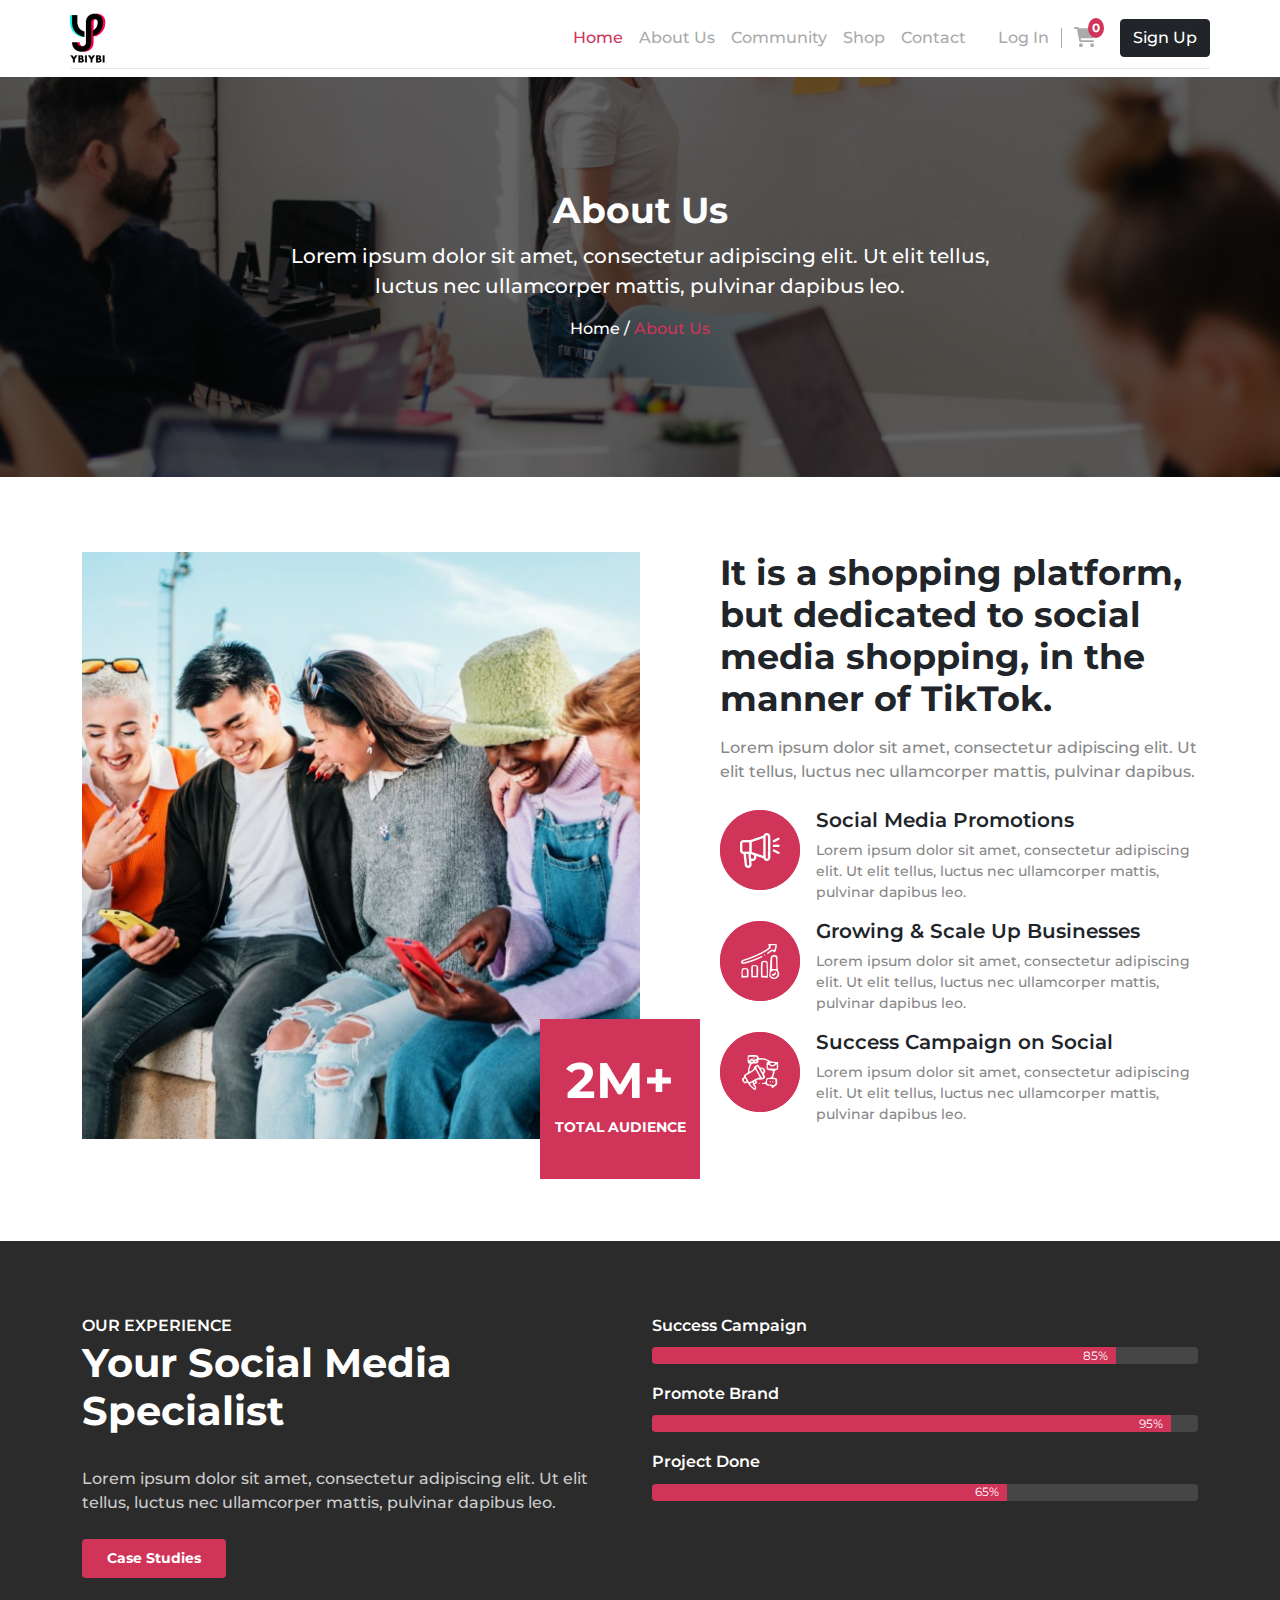
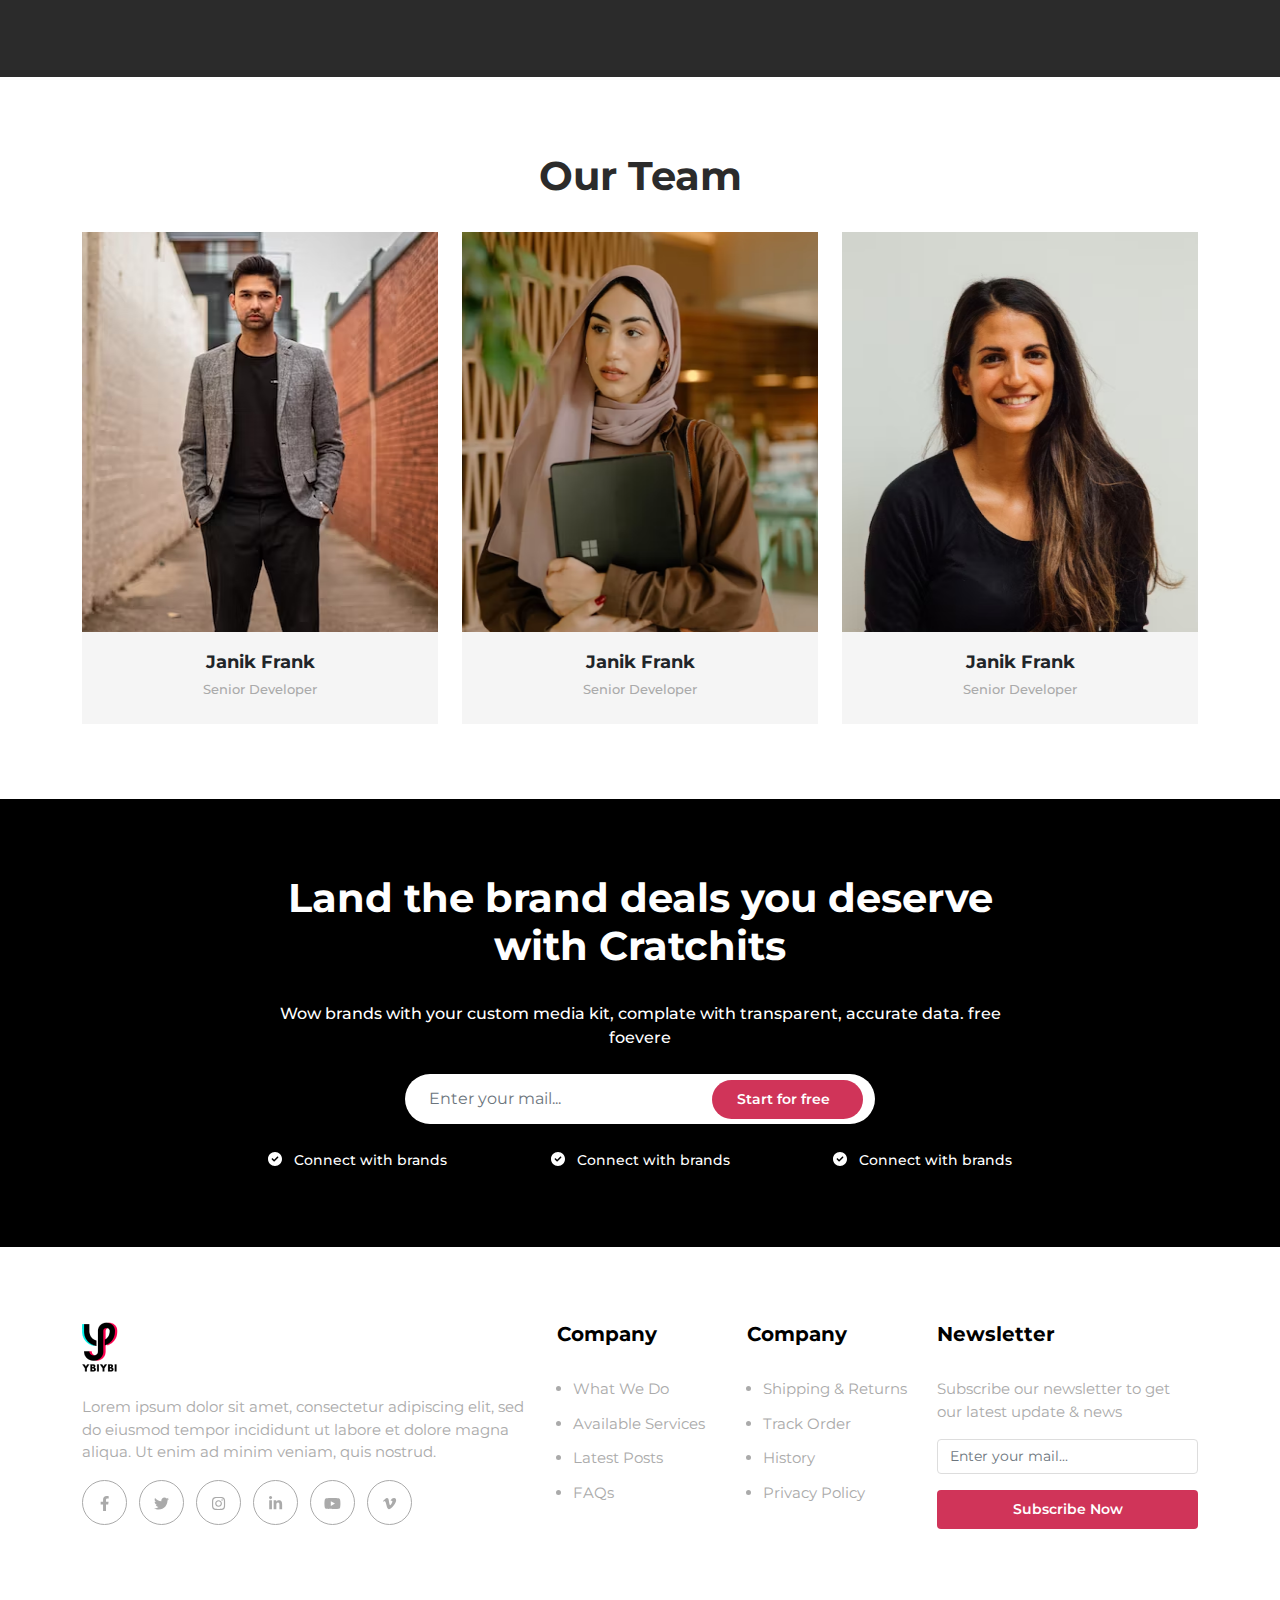
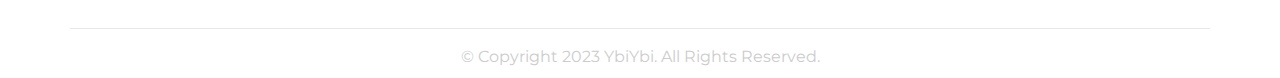
<file: pages/about.html>
<!DOCTYPE html>
<html lang="en">
  <head>
    <meta charset="UTF-8" />
    <meta http-equiv="X-UA-Compatible" content="IE=edge" />
    <meta name="viewport" content="width=device-width, initial-scale=1.0" />
    <title>YbiYbi</title>
    <link rel="stylesheet" href="../css/bootstrap.min.css" />
    <link rel="stylesheet" href="../css/all.min.css" />
    <link rel="stylesheet" href="../css/style.css" />
    <link rel="stylesheet" href="../css/about.css" />
    <link rel="preconnect" href="https://fonts.googleapis.com" />
    <link rel="preconnect" href="https://fonts.gstatic.com" crossorigin />
    <link
      href="https://fonts.googleapis.com/css2?family=Montserrat:wght@400;500;600;700&display=swap"
      rel="stylesheet"
    />
  </head>
  <body>
    <!-- start navbar -->
    <nav class="navbar fixed-top navbar-expand-lg navbar-light">
      <div class="container px-md-0">
        <a class="navbar-brand" href="#"
          ><img src="../images/logo.png" alt="Logo"
        /></a>
        <button
          class="navbar-toggler"
          type="button"
          data-bs-toggle="collapse"
          data-bs-target="#navbarSupportedContent"
          aria-controls="navbarSupportedContent"
          aria-expanded="false"
          aria-label="Toggle navigation"
        >
          <span class="navbar-toggler-icon"></span>
        </button>
        <div
          class="collapse navbar-collapse flex-grow-0 text-center mb-3 mb-md-0"
          id="navbarSupportedContent"
        >
          <ul class="navbar-nav me-md-4 mb-2 mb-lg-0">
            <li class="nav-item">
              <a class="nav-link active" href="../index.html">Home</a>
            </li>
            <li class="nav-item">
              <a class="nav-link" href="#">About Us</a>
            </li>
            <li class="nav-item">
              <a class="nav-link" href="#">Community</a>
            </li>
            <li class="nav-item"><a class="nav-link" href="#">Shop</a></li>
            <li class="nav-item"><a class="nav-link" href="./contact.html">Contact</a></li>
          </ul>
          <div class="login"><a href="#">Log In</a></div>
          <span class="line"></span>
          <div class="cart">
            <a class="position-relative" href="#">
              <i class="fa-solid fa-cart-shopping fa-lg"></i>
              <span
                class="position-absolute top-0 start-100 p-1 translate-middle badge rounded-circle bg-main"
              >
                0
                <span class="visually-hidden">unread messages</span>
              </span>
            </a>
          </div>
          <div class="signup ms-md-4 my-3 my-md-0">
            <a class="btn btn-dark" href="#">Sign Up</a>
          </div>
        </div>
      </div>
    </nav>
    <!-- end navbar -->

    <!-- start about-header -->
    <div class="about-header">
      <div class="container">
        <h2 class="about-title">About Us</h2>
        <p class="about-intro">Lorem ipsum dolor sit amet, consectetur adipiscing elit. Ut elit tellus, luctus nec ullamcorper mattis, pulvinar dapibus leo.</p>
        <p class="section-desc text-white">Home / <span class="text-main">About Us</span></p>
      </div>
    </div>
    <!-- end  about-header -->

    <!-- start about info -->
    <div class="about-info">
      <div
        class="container d-flex flex-column flex-md-row justify-content-between"
      >
      <div class="about-info-img d-none d-md-block">
        <div class="position-relative">
          <img class="img-fluid" height="600" src="../images/about-info.png" alt="About Info" />
          <div class="audience">
            <h5 class="audience-num">2M+</h5>
            <h6 class="audience-label">TOTAL AUDIENCE</h6>
          </div>
        </div>
      </div>

        <div class="about-info-text">
          <h2>
            It is a shopping platform, but dedicated to social media shopping, in the manner of TikTok.
          </h2>
          <p class="section-desc">Lorem ipsum dolor sit amet, consectetur adipiscing elit. Ut elit tellus, luctus nec ullamcorper mattis, pulvinar dapibus.</p>
          <div class="about-info-meta">

            <div class="meta-box d-flex flex-column flex-md-row align-items-center mb-3">
              <div class="meta-icon"><img class="w-100 h-100" src="../images/about-meat-01.png" alt=""></div>
              <div class="meta-text">
              <h5>Social Media Promotions</h5>
              <p class="section-desc fs-small mb-0">
                Lorem ipsum dolor sit amet, consectetur adipiscing elit. Ut elit tellus, luctus nec ullamcorper mattis, pulvinar dapibus leo.
              </p>
              </div>
            </div>

            <div class="meta-box d-flex flex-column flex-md-row align-items-center mb-3">
              <div class="meta-icon"><img class="w-100 h-100" src="../images/about-meat-02.png" alt=""></div>
              <div class="meta-text">
              <h5>Growing & Scale Up Businesses</h5>
              <p class="section-desc fs-small mb-0">
                Lorem ipsum dolor sit amet, consectetur adipiscing elit. Ut elit tellus, luctus nec ullamcorper mattis, pulvinar dapibus leo.
              </p>
              </div>
            </div>

            <div class="meta-box d-flex flex-column flex-md-row align-items-center mb-3">
              <div class="meta-icon"><img class="w-100 h-100" src="../images/about-meat-03.png" alt=""></div>
              <div class="meta-text">
              <h5>Success Campaign on Social</h5>
              <p class="section-desc fs-small mb-0">
                Lorem ipsum dolor sit amet, consectetur adipiscing elit. Ut elit tellus, luctus nec ullamcorper mattis, pulvinar dapibus leo.
              </p>
              </div>
            </div>

          </div>
        </div>
        
      </div>
    </div>
    <!-- end abut -->

    <!-- start experience -->
    <div class="experience">
      <div class="container">
        <div class="row">
          <div class="col-12 col-md-6">
            <div class="exper-content text-center text-md-start mb-4">
              <h4 class="section-label text-white mb-1">OUR EXPERIENCE</h4>
              <h2 class="section-title text-white">Your Social Media Specialist</h2>
            <p class="section-desc">Lorem ipsum dolor sit amet, consectetur adipiscing elit. Ut elit tellus, luctus nec ullamcorper mattis, pulvinar dapibus leo.</p>
            <button class="btn btn-main fw-bold">
              <a href="#">Case Studies</a>
            </button>
            </div>
          </div>
          <div class="col-12 col-md-6">
            <div class="exper-progress">
              <h4>Success Campaign</h4> 
              <div class="progress">
                <div class="progress-bar" role="progressbar" style="width: 85%;" aria-valuenow="85">85%</div>
              </div>
              <h4>Promote Brand</h4>
              <div class="progress">
                <div class="progress-bar" role="progressbar" style="width: 95%;" aria-valuenow="25">95%</div>
              </div>
              <h4>Project Done</h4>
              <div class="progress">
                <div class="progress-bar" role="progressbar" style="width: 65%;" aria-valuenow="25">65%</div>
              </div>
            </div>
          </div>
        </div>
      </div>
    </div>
    <!-- end experience  -->

    <!-- start team -->
    <div class="team">
      <div class="container">
        <h2 class="section-title text-center">Our Team</h2>
        <div class="row">
          <div class="col-12 col-md-4">
            <div class="teamer">
              <img class="w-100" height="400px" src="../images/team-01.png" alt="">
              <div class="teamer-info">
                <h4 class="teamer-name">Janik Frank</h4>
                <h5 class="teamer-position">Senior Developer</h5>
                <div class="teamer-links">
                  <a href="#"><i class="fa-brands fa-facebook-f fa-xs"></i></a>
                  <a href="#"><i class="fa-brands fa-twitter fa-xs"></i></a>
                  <a href="#"><i class="fa-brands fa-instagram fa-xs"></i></a>
                  <a href="#"><i class="fa-brands fa-linkedin-in fa-xs"></i></a>
                </div></div>
            </div>
          </div>

          <div class="col-12 col-md-4">
            <div class="teamer">
              <img class="w-100" height="400px" src="../images/team-02.png" alt="">
              <div class="teamer-info">
                <h4 class="teamer-name">Janik Frank</h4>
                <h5 class="teamer-position">Senior Developer</h5>
                <div class="teamer-links">
                  <a href="#"><i class="fa-brands fa-facebook-f fa-xs"></i></a>
                  <a href="#"><i class="fa-brands fa-twitter fa-xs"></i></a>
                  <a href="#"><i class="fa-brands fa-instagram fa-xs"></i></a>
                  <a href="#"><i class="fa-brands fa-linkedin-in fa-xs"></i></a>
                </div></div>
            </div>
          </div>

          <div class="col-12 col-md-4">
            <div class="teamer">
              <img class="w-100" height="400px" src="../images/team-03.png" alt="">
              <div class="teamer-info">
                <h4 class="teamer-name">Janik Frank</h4>
                <h5 class="teamer-position">Senior Developer</h5>
                <div class="teamer-links">
                  <a href="#"><i class="fa-brands fa-facebook-f fa-xs"></i></a>
                  <a href="#"><i class="fa-brands fa-twitter fa-xs"></i></a>
                  <a href="#"><i class="fa-brands fa-instagram fa-xs"></i></a>
                  <a href="#"><i class="fa-brands fa-linkedin-in fa-xs"></i></a>
                </div></div>
            </div>
          </div>
        </div>
      </div>
    </div>
    <!-- end team -->

    <!-- start brand -->
    <div class="brand">
      <div class="container">
        <h2 class="section-title text-white">Land the brand deals you deserve 
          with Cratchits</h2>
          <p class="section-desc text-white">Wow brands with your custom media kit, complate with transparent, accurate data. free foevere</p>
          <div class="section-form mx-auto mb-4">
            <input
              class="form-control border-0"
              type="email"
              placeholder="Enter your mail..."
            />
            <button class="btn btn-main rounded-pill">
              <span class="d-none d-md-inline-block me-2">Start for free</span>
              <i class="d-inline-block d-md-none fa-solid fa-arrow-right"></i>
            </button>
          </div>
          <div class="brand-features d-flex flex-column flex-md-row justify-content-between text-white">
            <div>
              <i class="fa-solid fa-circle-check fa-sm me-2"></i>
              <span class="section-desc fs-small text-white">Connect with brands</span>
            </div>
            <div>
              <i class="fa-solid fa-circle-check fa-sm me-2"></i>
              <span class="section-desc fs-small text-white">Connect with brands</span>
            </div>
            <div>
              <i class="fa-solid fa-circle-check fa-sm me-2"></i>
              <span class="section-desc fs-small text-white">Connect with brands</span>
            </div>
          </div>
        </div>
    </div>
    <!-- end brand -->

    <!-- start footer -->
    <footer class="text-center text-md-start">
      <div class="container">
        <div class="row">
          <div class="col-12 col-md-5">
            <img class="mb-4" src="../images/logo.png" alt="Logo">
            <p>Lorem ipsum dolor sit amet, consectetur adipiscing elit, sed do eiusmod tempor incididunt ut labore et dolore magna aliqua. Ut enim ad minim veniam, quis nostrud.</p>
            <div class="social-media">
              <a href="#"><i class="fa-brands fa-facebook-f"></i></a>
              <a href="#"><i class="fa-brands fa-twitter"></i></a>
              <a href="#"><i class="fa-brands fa-instagram"></i></a>
              <a href="#"><i class="fa-brands fa-linkedin-in"></i></a>
              <a href="#"><i class="fa-brands fa-youtube"></i></i></a>
              <a class="me-0" href="#"><i class="fa-brands fa-vimeo-v"></i></a>
            </div>
          </div>
          <div class="col-12 col-md-2">
            <h4>Company</h4>
            <ul class="d-inline-block ps-3">
              <li><a href="#">What We Do</a></li>
              <li><a href="#">Available Services</a></li>
              <li><a href="#">Latest Posts</a></li>
              <li><a href="#">FAQs</a></li>
            </ul>
          </div>
          <div class="col-12 col-md-2">
            <h4>Company</h4>
            <ul class="d-inline-block ps-3">
              <li><a href="#">Shipping & Returns</a></li>
              <li><a href="#">Track Order</a></li>
              <li><a href="#">History</a></li>
              <li><a href="#">Privacy Policy</a></li>
            </ul>
          </div>
          <div class="col-12 col-md-3">
            <h4>Newsletter</h4>
            <p>Subscribe our newsletter to get our latest update & news</p>
            <div class="mx-auto mb-4">
              <input
                class="form-control mb-3 fs-small"
                type="email"
                placeholder="Enter your mail..."
              />
              <button class="btn btn-main w-100 fs-small">Subscribe Now</button>
            </div>
          </div>
        </div>
      </div>
    </footer>
    <!-- end footer -->

    <!-- start copy right -->
    <div class="copy-right text-center">
      <div class="container">
        &copy; Copyright 2023 YbiYbi. All Rights Reserved.
      </div>
    </div>
    <!-- end copy right -->
    
    <script src="../js/bootstrap.min.js"></script>
    <script src="../js/all.min.js"></script>
    <script src="../js/ybiybi.main.js"></script>
  </body>
</html>
</file>
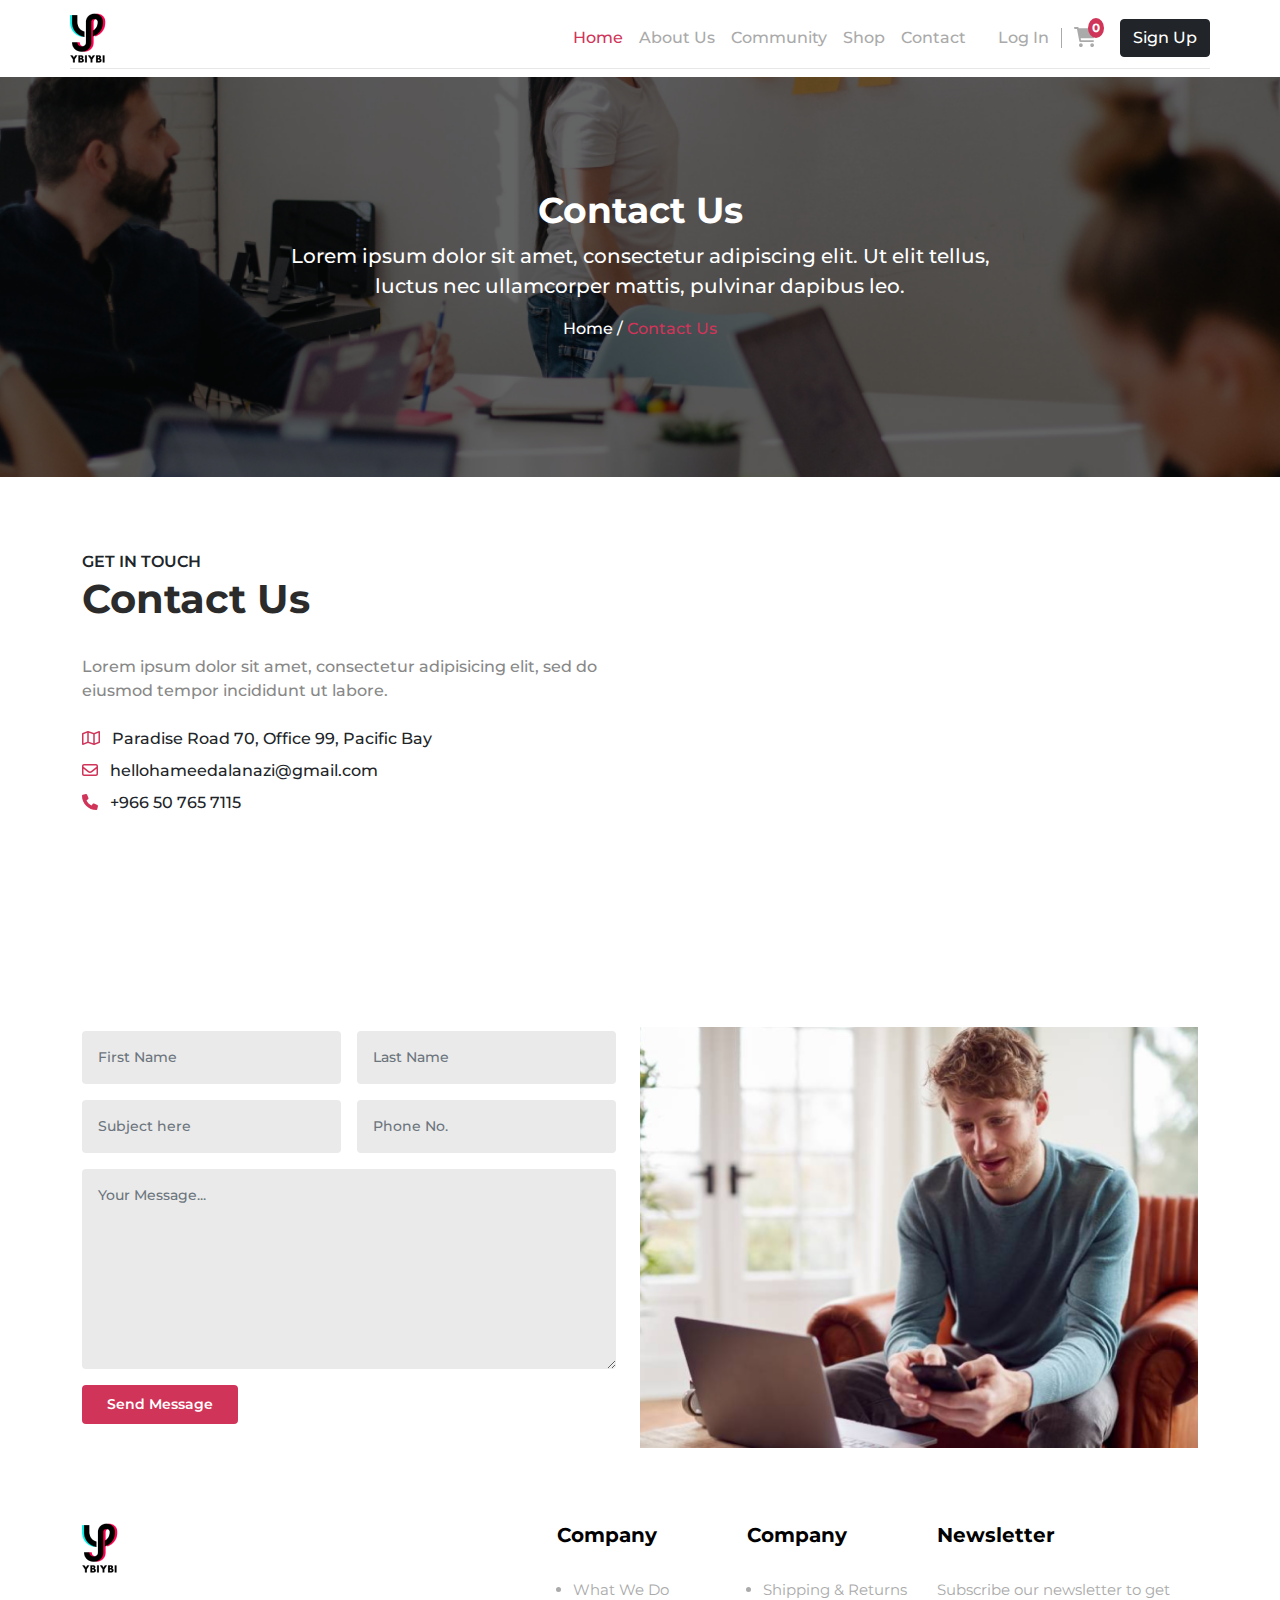
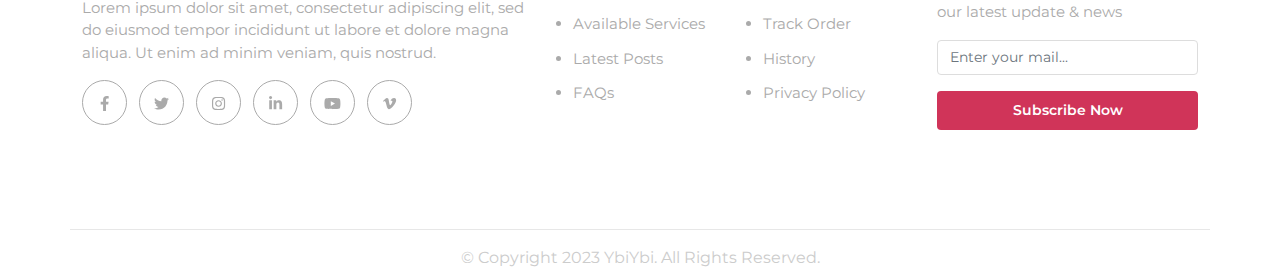
<file: pages/contact.html>
<!DOCTYPE html>
<html lang="en">
  <head>
    <meta charset="UTF-8" />
    <meta http-equiv="X-UA-Compatible" content="IE=edge" />
    <meta name="viewport" content="width=device-width, initial-scale=1.0" />
    <title>YbiYbi</title>
    <link rel="stylesheet" href="../css/bootstrap.min.css" />
    <link rel="stylesheet" href="../css/all.min.css" />
    <link rel="stylesheet" href="../css/style.css" />
    <link rel="stylesheet" href="../css/contact.css" />
    <link rel="preconnect" href="https://fonts.googleapis.com" />
    <link rel="preconnect" href="https://fonts.gstatic.com" crossorigin />
    <link
      href="https://fonts.googleapis.com/css2?family=Montserrat:wght@400;500;600;700&display=swap"
      rel="stylesheet"
    />
  </head>
  <body>
    <!-- start navbar -->
    <nav class="navbar fixed-top navbar-expand-lg navbar-light">
      <div class="container px-md-0">
        <a class="navbar-brand" href="#"
          ><img src="../images/logo.png" alt="Logo"
        /></a>
        <button
          class="navbar-toggler"
          type="button"
          data-bs-toggle="collapse"
          data-bs-target="#navbarSupportedContent"
          aria-controls="navbarSupportedContent"
          aria-expanded="false"
          aria-label="Toggle navigation"
        >
          <span class="navbar-toggler-icon"></span>
        </button>
        <div
          class="collapse navbar-collapse flex-grow-0 text-center mb-3 mb-md-0"
          id="navbarSupportedContent"
        >
          <ul class="navbar-nav me-md-4 mb-2 mb-lg-0">
            <li class="nav-item">
              <a class="nav-link active" href="../index.html">Home</a>
            </li>
            <li class="nav-item">
              <a class="nav-link" href="./about.html">About Us</a>
            </li>
            <li class="nav-item">
              <a class="nav-link" href="#">Community</a>
            </li>
            <li class="nav-item"><a class="nav-link" href="#">Shop</a></li>
            <li class="nav-item"><a class="nav-link" href="#">Contact</a></li>
          </ul>
          <div class="login"><a href="#">Log In</a></div>
          <span class="line"></span>
          <div class="cart">
            <a class="position-relative" href="#">
              <i class="fa-solid fa-cart-shopping fa-lg"></i>
              <span
                class="position-absolute top-0 start-100 p-1 translate-middle badge rounded-circle bg-main"
              >
                0
                <span class="visually-hidden">unread messages</span>
              </span>
            </a>
          </div>
          <div class="signup ms-md-4 my-3 my-md-0">
            <a class="btn btn-dark" href="#">Sign Up</a>
          </div>
        </div>
      </div>
    </nav>
    <!-- end navbar -->

    <!-- start about-header -->
    <div class="about-header">
      <div class="container">
        <h2 class="about-title">Contact Us</h2>
        <p class="about-intro">Lorem ipsum dolor sit amet, consectetur adipiscing elit. Ut elit tellus, luctus nec ullamcorper mattis, pulvinar dapibus leo.</p>
        <p class="section-desc text-white">Home / <span class="text-main">Contact Us</span></p>
      </div>
    </div>
    <!-- end  about-header -->

    <!-- start contact -->
    <div class="contact">
      <div class="container d-flex flex-column flex-md-row">
        <div class="contact-text w-50 text-center text-md-start mb-4">
          <h4 class="section-label mb-1">GET IN TOUCH</h4>
          <h2 class="section-title">Contact Us</h2>
          <p class="section-desc">Lorem ipsum dolor sit amet, consectetur adipisicing elit, sed do eiusmod tempor incididunt ut labore.</p>
          <div class="contact-info">
            <div class="mb-2">
              <i class="fa-regular fa-map"></i>
              <span>Paradise Road 70, Office 99, Pacific Bay</span>
            </div>
            <div class="mb-2">
              <i class="fa-regular fa-envelope"></i>
              <span>hellohameedalanazi@gmail.com </span>
            </div>
            <div class="mb-2">
              <i class="fa-solid fa-phone"></i>
              <span>+966 50 765 7115</span>
            </div>
          </div>
        </div>

        <div class="contact-img w-50">
          <div class="mapouter"><div class="gmap_canvas"><iframe class="gmap_iframe" width="100%" frameborder="0" scrolling="no" marginheight="0" marginwidth="0" src="https://maps.google.com/maps?width=600&amp;height=400&amp;hl=en&amp;q=University of Oxford&amp;t=&amp;z=14&amp;ie=UTF8&amp;iwloc=B&amp;output=embed"></iframe><a href="https://capcuttemplate.org/">Capcuttemplate.org</a></div><style>.mapouter{position:relative;text-align:right;width:100%;height:400px;}.gmap_canvas {overflow:hidden;background:none!important;width:100%;height:400px;}.gmap_iframe {height:400px!important;}</style></div>
        </div>
      </div>
    </div>
    <!-- end contact -->

    <!-- start form data -->
    <div class="form-data">
      <div class="container d-flex flex-column flex-md-row">
        <div class="form-text w-50 pe-0 pe-md-4">
          <form class="row g-3">
            <div class="col-md-6">
              <input type="text" class="form-control" placeholder="First Name">
            </div>
            <div class="col-md-6">
              <input type="text" class="form-control" placeholder="Last Name">
            </div>
            <div class="col-md-6">
              <input type="text" class="form-control" placeholder="Subject here">
            </div>
            <div class="col-md-6">
              <input type="tel" class="form-control" placeholder="Phone No.">
            </div>
            <div class="col-12">
              <textarea class="form-control" placeholder="Your Message..." rows="8"></textarea>
            </div>
            
            <div class="col-12">
              <button type="submit" class="btn btn-main">Send Message</button>
            </div>
          </form>
        </div>
        <div class="form-img w-50 d-none d-md-block">
          <img class="img-fluid" src="../images/form.png" alt="">
        </div>
      </div>
    </div>
    <!-- end form data -->

    <!-- start footer -->
    <footer class="text-center text-md-start">
      <div class="container">
        <div class="row">
          <div class="col-12 col-md-5">
            <img class="mb-4" src="../images/logo.png" alt="Logo">
            <p>Lorem ipsum dolor sit amet, consectetur adipiscing elit, sed do eiusmod tempor incididunt ut labore et dolore magna aliqua. Ut enim ad minim veniam, quis nostrud.</p>
            <div class="social-media">
              <a href="#"><i class="fa-brands fa-facebook-f"></i></a>
              <a href="#"><i class="fa-brands fa-twitter"></i></a>
              <a href="#"><i class="fa-brands fa-instagram"></i></a>
              <a href="#"><i class="fa-brands fa-linkedin-in"></i></a>
              <a href="#"><i class="fa-brands fa-youtube"></i></i></a>
              <a class="me-0" href="#"><i class="fa-brands fa-vimeo-v"></i></a>
            </div>
          </div>
          <div class="col-12 col-md-2">
            <h4>Company</h4>
            <ul class="d-inline-block ps-3">
              <li><a href="#">What We Do</a></li>
              <li><a href="#">Available Services</a></li>
              <li><a href="#">Latest Posts</a></li>
              <li><a href="#">FAQs</a></li>
            </ul>
          </div>
          <div class="col-12 col-md-2">
            <h4>Company</h4>
            <ul class="d-inline-block ps-3">
              <li><a href="#">Shipping & Returns</a></li>
              <li><a href="#">Track Order</a></li>
              <li><a href="#">History</a></li>
              <li><a href="#">Privacy Policy</a></li>
            </ul>
          </div>
          <div class="col-12 col-md-3">
            <h4>Newsletter</h4>
            <p>Subscribe our newsletter to get our latest update & news</p>
            <div class="mx-auto mb-4">
              <input
                class="form-control mb-3 fs-small"
                type="email"
                placeholder="Enter your mail..."
              />
              <button class="btn btn-main w-100 fs-small">Subscribe Now</button>
            </div>
          </div>
        </div>
      </div>
    </footer>
    <!-- end footer -->

    <!-- start copy right -->
    <div class="copy-right text-center">
      <div class="container">
        &copy; Copyright 2023 YbiYbi. All Rights Reserved.
      </div>
    </div>
    <!-- end copy right -->
    
    <script src="../js/bootstrap.min.js"></script>
    <script src="../js/all.min.js"></script>
    <script src="../js/ybiybi.main.js"></script>
  </body>
</html>
</file>
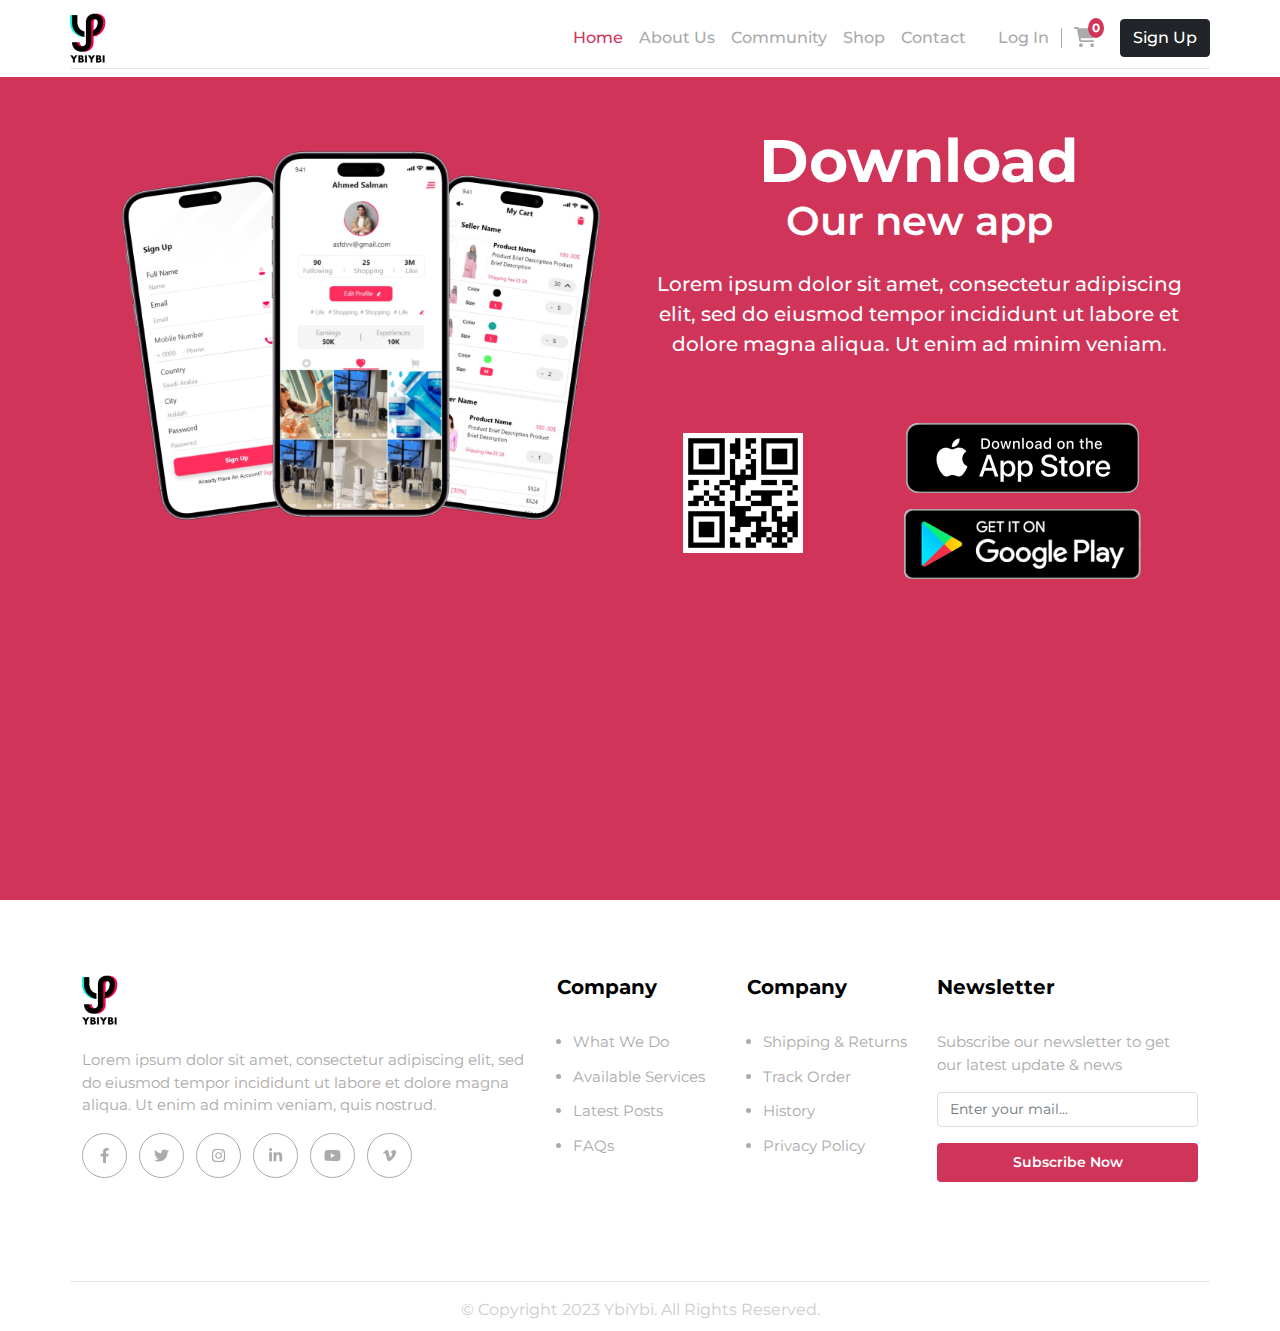
<file: pages/download.html>
<!DOCTYPE html>
<html lang="en">
  <head>
    <meta charset="UTF-8" />
    <meta http-equiv="X-UA-Compatible" content="IE=edge" />
    <meta name="viewport" content="width=device-width, initial-scale=1.0" />
    <title>YbiYbi</title>
    <link rel="stylesheet" href="../css/bootstrap.min.css" />
    <link rel="stylesheet" href="../css/all.min.css" />
    <link rel="stylesheet" href="../css/style.css" />
    <link rel="stylesheet" href="../css/download.css" />
    <link rel="preconnect" href="https://fonts.googleapis.com" />
    <link rel="preconnect" href="https://fonts.gstatic.com" crossorigin />
    <link
      href="https://fonts.googleapis.com/css2?family=Montserrat:wght@400;500;600;700&display=swap"
      rel="stylesheet"
    />
  </head>
  <body>
    <!-- start navbar -->
    <nav class="navbar fixed-top navbar-expand-lg navbar-light">
      <div class="container px-md-0">
        <a class="navbar-brand" href="#"
          ><img src="../images/logo.png" alt="Logo"
        /></a>
        <button
          class="navbar-toggler"
          type="button"
          data-bs-toggle="collapse"
          data-bs-target="#navbarSupportedContent"
          aria-controls="navbarSupportedContent"
          aria-expanded="false"
          aria-label="Toggle navigation"
        >
          <span class="navbar-toggler-icon"></span>
        </button>
        <div
          class="collapse navbar-collapse flex-grow-0 text-center mb-3 mb-md-0"
          id="navbarSupportedContent"
        >
          <ul class="navbar-nav me-md-4 mb-2 mb-lg-0">
            <li class="nav-item">
              <a class="nav-link active" href="../index.html">Home</a>
            </li>
            <li class="nav-item">
              <a class="nav-link" href="./about.html">About Us</a>
            </li>
            <li class="nav-item">
              <a class="nav-link" href="#">Community</a>
            </li>
            <li class="nav-item"><a class="nav-link" href="#">Shop</a></li>
            <li class="nav-item"><a class="nav-link" href="#">Contact</a></li>
          </ul>
          <div class="login"><a href="#">Log In</a></div>
          <span class="line"></span>
          <div class="cart">
            <a class="position-relative" href="#">
              <i class="fa-solid fa-cart-shopping fa-lg"></i>
              <span
                class="position-absolute top-0 start-100 p-1 translate-middle badge rounded-circle bg-main"
              >
                0
                <span class="visually-hidden">unread messages</span>
              </span>
            </a>
          </div>
          <div class="signup ms-md-4 my-3 my-md-0">
            <a class="btn btn-dark" href="#">Sign Up</a>
          </div>
        </div>
      </div>
    </nav>
    <!-- end navbar -->

    <!-- start download -->
    <div class="download">
      <div class="container h-100 d-flex flex-column flex-md-row">
        <div class="download-img w-50">
          <img class="img-fluid" src="../images/download.png" alt="Download">
        </div>
        <div class="download-text w-50">
          <h2>Download</h2>
          <h5>Our new app</h5>
          <p>Lorem ipsum dolor sit amet, consectetur adipiscing elit, sed do eiusmod tempor incididunt ut labore et dolore magna aliqua. Ut enim ad minim veniam.</p>
          <div class="d-flex flex-column flex-md-row align-items-center">
            <div class="w-50"><img class="img-fluid mb-3" src="../images/qr-code.png" alt=""></div>
            <div>
              <a href="#"><img class="d-block d-md-inline-block img-fluid mb-3" src="../images/app-store.png" alt=""></a>
              <a href="#"><img class="d-block d-md-inline-block img-fluid" src="../images/google-play.png" alt=""></a>
            </div>
          </div>
        </div>
      </div>
    </div>
    <!-- end download -->

    <!-- start footer -->
    <footer class="text-center text-md-start">
      <div class="container">
        <div class="row">
          <div class="col-12 col-md-5">
            <img class="mb-4" src="../images/logo.png" alt="Logo">
            <p>Lorem ipsum dolor sit amet, consectetur adipiscing elit, sed do eiusmod tempor incididunt ut labore et dolore magna aliqua. Ut enim ad minim veniam, quis nostrud.</p>
            <div class="social-media">
              <a href="#"><i class="fa-brands fa-facebook-f"></i></a>
              <a href="#"><i class="fa-brands fa-twitter"></i></a>
              <a href="#"><i class="fa-brands fa-instagram"></i></a>
              <a href="#"><i class="fa-brands fa-linkedin-in"></i></a>
              <a href="#"><i class="fa-brands fa-youtube"></i></i></a>
              <a class="me-0" href="#"><i class="fa-brands fa-vimeo-v"></i></a>
            </div>
          </div>
          <div class="col-12 col-md-2">
            <h4>Company</h4>
            <ul class="d-inline-block ps-3">
              <li><a href="#">What We Do</a></li>
              <li><a href="#">Available Services</a></li>
              <li><a href="#">Latest Posts</a></li>
              <li><a href="#">FAQs</a></li>
            </ul>
          </div>
          <div class="col-12 col-md-2">
            <h4>Company</h4>
            <ul class="d-inline-block ps-3">
              <li><a href="#">Shipping & Returns</a></li>
              <li><a href="#">Track Order</a></li>
              <li><a href="#">History</a></li>
              <li><a href="#">Privacy Policy</a></li>
            </ul>
          </div>
          <div class="col-12 col-md-3">
            <h4>Newsletter</h4>
            <p>Subscribe our newsletter to get our latest update & news</p>
            <div class="mx-auto mb-4">
              <input
                class="form-control mb-3 fs-small"
                type="email"
                placeholder="Enter your mail..."
              />
              <button class="btn btn-main w-100 fs-small">Subscribe Now</button>
            </div>
          </div>
        </div>
      </div>
    </footer>
    <!-- end footer -->

    <!-- start copy right -->
    <div class="copy-right text-center">
      <div class="container">
        &copy; Copyright 2023 YbiYbi. All Rights Reserved.
      </div>
    </div>
    <!-- end copy right -->
    
    <script src="../js/bootstrap.min.js"></script>
    <script src="../js/all.min.js"></script>
    <script src="../js/ybiybi.main.js"></script>
  </body>
</html>
</file>
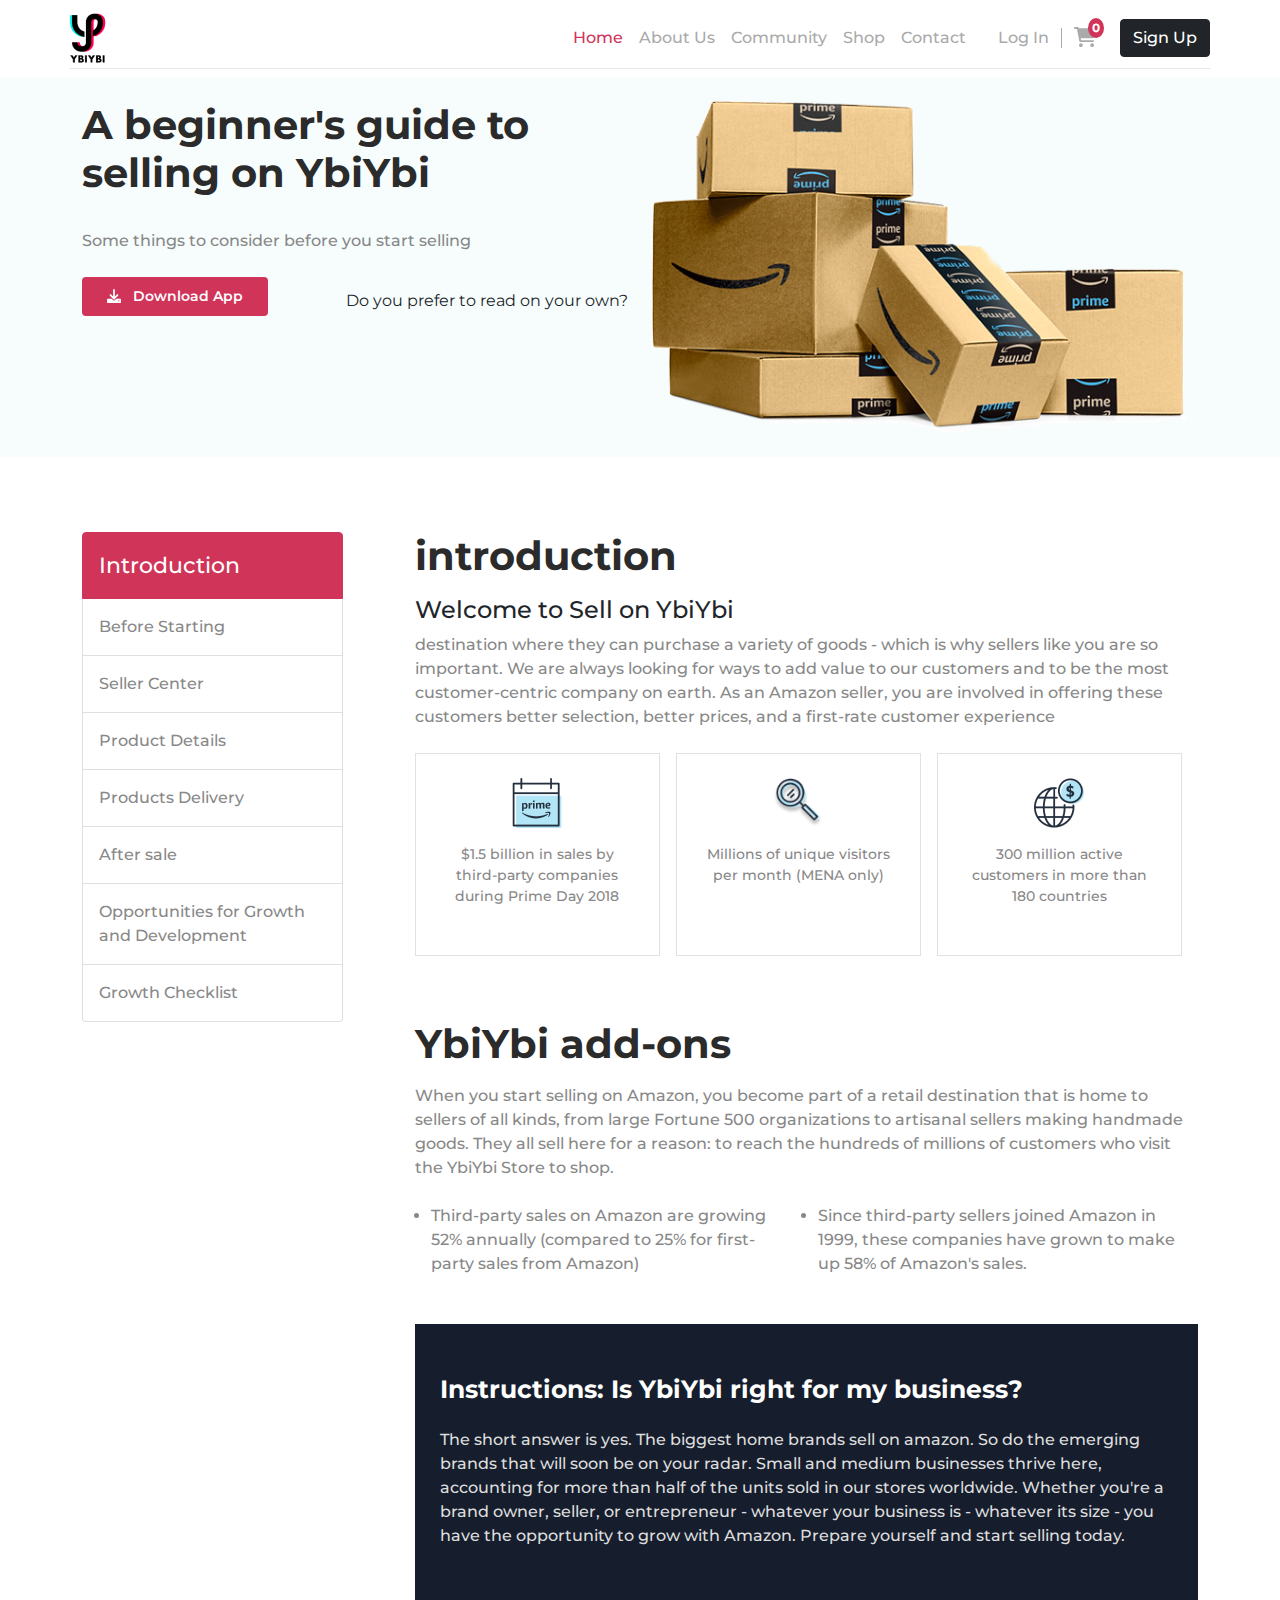
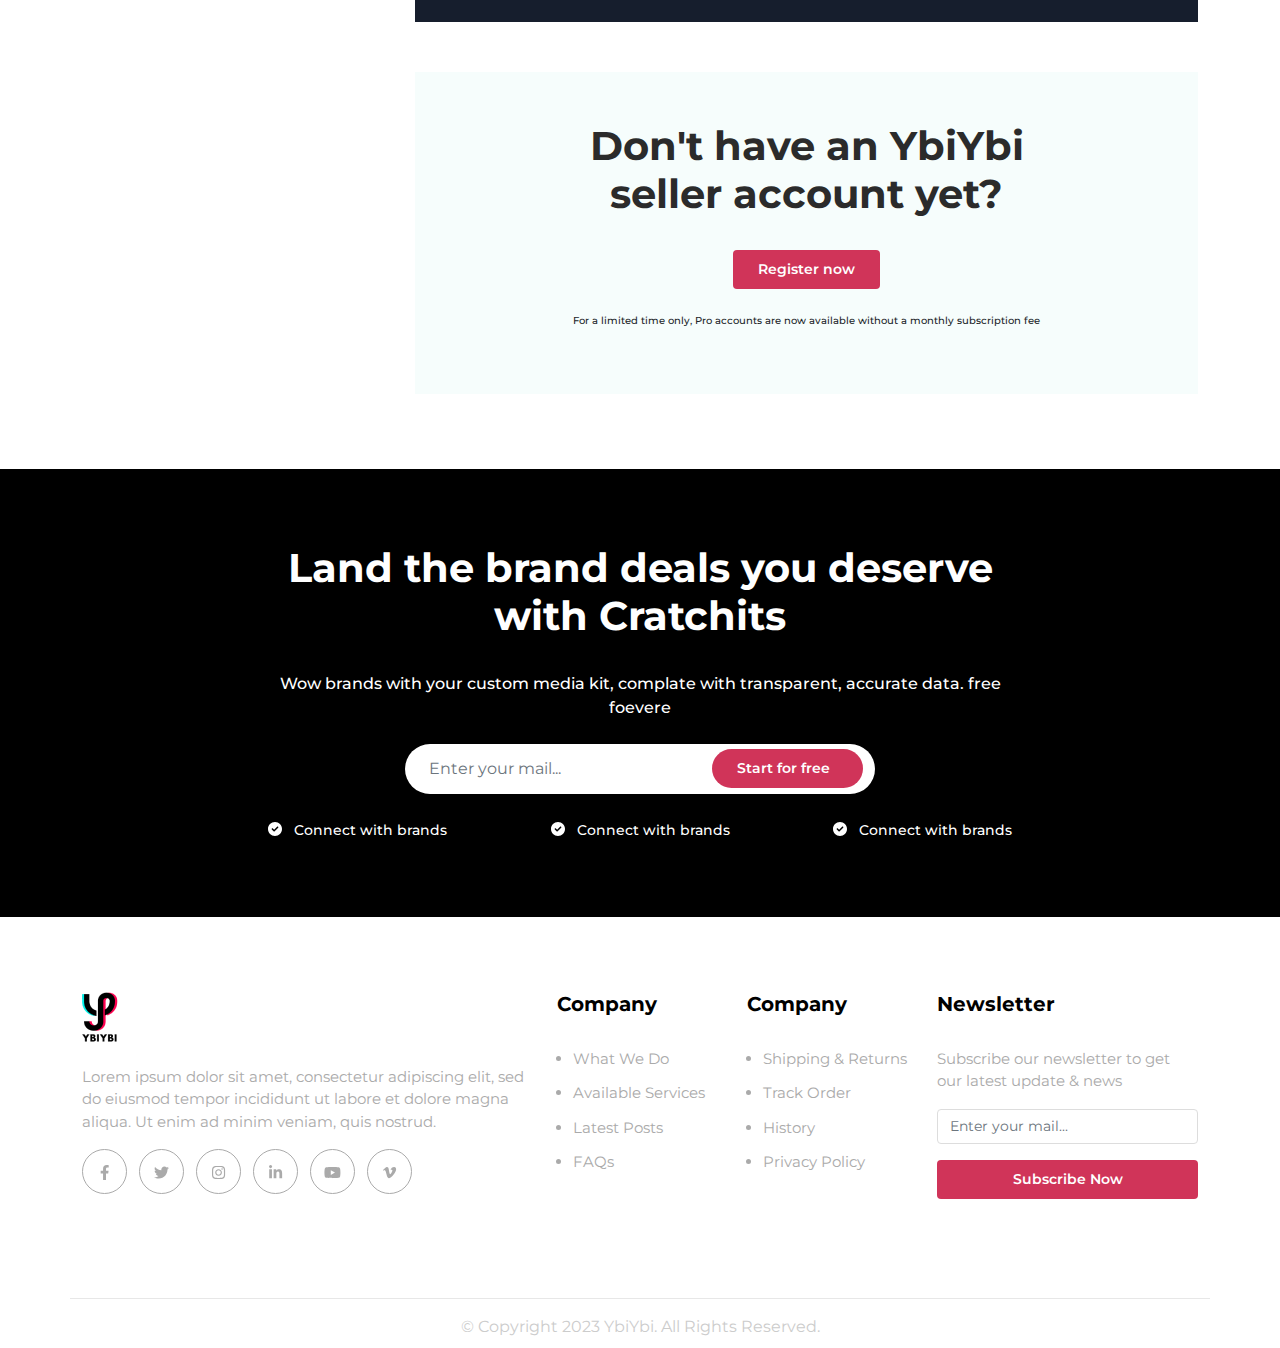
<file: pages/seller.html>
<!DOCTYPE html>
<html lang="en">
  <head>
    <meta charset="UTF-8" />
    <meta http-equiv="X-UA-Compatible" content="IE=edge" />
    <meta name="viewport" content="width=device-width, initial-scale=1.0" />
    <title>YbiYbi</title>
    <link rel="stylesheet" href="../css/bootstrap.min.css" />
    <link rel="stylesheet" href="../css/all.min.css" />
    <link rel="stylesheet" href="../css/style.css" />
    <link rel="stylesheet" href="../css/seller.css" />
    <link rel="preconnect" href="https://fonts.googleapis.com" />
    <link rel="preconnect" href="https://fonts.gstatic.com" crossorigin />
    <link
      href="https://fonts.googleapis.com/css2?family=Montserrat:wght@400;500;600;700&display=swap"
      rel="stylesheet"
    />
  </head>
  <body>
    <!-- start navbar -->
    <nav class="navbar fixed-top navbar-expand-lg navbar-light">
      <div class="container px-md-0">
        <a class="navbar-brand" href="#"
          ><img src="../images/logo.png" alt="Logo"
        /></a>
        <button
          class="navbar-toggler"
          type="button"
          data-bs-toggle="collapse"
          data-bs-target="#navbarSupportedContent"
          aria-controls="navbarSupportedContent"
          aria-expanded="false"
          aria-label="Toggle navigation"
        >
          <span class="navbar-toggler-icon"></span>
        </button>
        <div
          class="collapse navbar-collapse flex-grow-0 text-center mb-3 mb-md-0"
          id="navbarSupportedContent"
        >
          <ul class="navbar-nav me-md-4 mb-2 mb-lg-0">
            <li class="nav-item">
              <a class="nav-link active" href="../index.html">Home</a>
            </li>
            <li class="nav-item">
              <a class="nav-link" href="./about.html">About Us</a>
            </li>
            <li class="nav-item">
              <a class="nav-link" href="#">Community</a>
            </li>
            <li class="nav-item"><a class="nav-link" href="#">Shop</a></li>
            <li class="nav-item"><a class="nav-link" href="#">Contact</a></li>
          </ul>
          <div class="login"><a href="#">Log In</a></div>
          <span class="line"></span>
          <div class="cart">
            <a class="position-relative" href="#">
              <i class="fa-solid fa-cart-shopping fa-lg"></i>
              <span
                class="position-absolute top-0 start-100 p-1 translate-middle badge rounded-circle bg-main"
              >
                0
                <span class="visually-hidden">unread messages</span>
              </span>
            </a>
          </div>
          <div class="signup ms-md-4 my-3 my-md-0">
            <a class="btn btn-dark" href="#">Sign Up</a>
          </div>
        </div>
      </div>
    </nav>
    <!-- end navbar -->

    <!-- start seller header -->
    <div class="seller-header text-center text-md-start">
      <div class="container">
        <div class="row">
          <div class="col-12 col-md-6">
            <div>
              <h2 class="section-title">A beginner's guide to selling on YbiYbi</h2>
              <p class="section-desc">Some things to consider before you start selling</p>
              <div class="d-flex flex-column flex-md-row justify-content-between align-items-center mb-4">
                <button class="btn btn-main mb-2 flex-shrink-0">
                  <a href="#">
                    <i class="fa-solid fa-download me-2"></i>
                    <span>Download App</span>
                  </a>
              </button>
              <span>Do you prefer to read on your own?</span>
              </div>
            </div>
          </div>
          <div class="col-12 col-md-6">
            <div>
                <img class="img-fluid" src="../images/seller-header.png" alt="">
              </div>
            </div>
          </div>
        </div>
      </div>
    </div>
    <!-- end seller header -->

    <!-- start  -->
    <div class="tabbable-panes">
      <div class="container">
        <div class="row">
          <div class="col-12 col-md-3 mb-5 mb-md-0">
            <div class="list-group" id="list-tab" role="tablist">
              <a class="list-group-item list-group-item-action active" id="list-introduction-list" data-bs-toggle="list" href="#list-introduction" role="introduction" aria-controls="list-introduction">Introduction</a>
              <a class="list-group-item list-group-item-action" id="list-before-starting-list" data-bs-toggle="list" href="#list-before-starting" role="tab" aria-controls="before-starting">Before Starting</a>
              <a class="list-group-item list-group-item-action" id="list-seller-center-list" data-bs-toggle="list" href="#list-seller-center" role="tab" aria-controls="list-seller-center">Seller Center</a>
              <a class="list-group-item list-group-item-action" id="list-product-details-list" data-bs-toggle="list" href="#list-product-details" role="tab" aria-controls="product-details">Product Details</a>
              <a class="list-group-item list-group-item-action" id="list-products-delivery-list" data-bs-toggle="list" href="#list-products-delivery" role="tab" aria-controls="list-products-delivery">Products Delivery</a>
              <a class="list-group-item list-group-item-action" id="list-after-sale-list" data-bs-toggle="list" href="#list-after-sale" role="tab" aria-controls="list-after-sale">After sale</a>
              <a class="list-group-item list-group-item-action" id="list-opportunities-list" data-bs-toggle="list" href="#list-opportunities" role="tab" aria-controls="list-opportunities">Opportunities for Growth 
                and Development</a>
              <a class="list-group-item list-group-item-action" id="list-growth-list" data-bs-toggle="list" href="#list-growth" role="tab" aria-controls="list-growth">Growth Checklist</a>
            </div>
          </div>
          <div class="col-12 col-md-9">
            <div class="tab-content ms-0 ms-md-5" id="nav-tabContent">
              <div class="tab-pane fade show active" id="list-introduction" role="tabpanel" aria-labelledby="list-introduction-list">
                
                <div class="sell-inrto text-center text-md-start">
                  <h2 class="section-title mb-3">introduction</h2>
                  <h4>Welcome to Sell on YbiYbi</h4>
                  <p class="section-desc">destination where they can purchase a variety of goods - which is why sellers like you are so important. We are always looking for ways to add value to our customers and to be the most customer-centric company on earth. As an Amazon seller, you are involved in offering these customers better selection, better prices, and a first-rate customer experience</p>
                  <div class="d-flex flex-column flex-md-row text-center">
                    <div class="box border p-4 mb-3">
                      <img width="50" height="50" src="../images/sell-01.png" alt="Sell">
                      <p class="section-desc fs-small mt-3">$1.5 billion in sales by third-party companies during Prime Day 2018</p>
                    </div>
                    <div class="box col-12 col-md-4 border p-4 mb-3">
                      <img width="50" height="50" src="../images/sell-02.png" alt="Sell">
                      <p class="section-desc fs-small mt-3">Millions of unique visitors per month (MENA only)</p>
                    </div>
                    <div class="box col-12 col-md-4 border p-4 mb-3">
                      <img width="50" height="50" src="../images/sell-03.png" alt="Sell">
                      <p class="section-desc fs-small mt-3">300 million active customers in more than 180 countries</p>
                    </div>
                  </div>
                </div>
                
                <div class="ybiybi-ons text-center text-md-start">
                  <h2 class="section-title mb-3">YbiYbi add-ons</h2>
                  <p class="section-desc">When you start selling on Amazon, you become part of a retail destination that is home to sellers of all kinds, from large Fortune 500 organizations to artisanal sellers making handmade goods. They all sell here for a reason: to reach the hundreds of millions of customers who visit the YbiYbi Store to shop.
                  </p>
                  <ul class="d-flex flex-column flex-md-row justify-content-between pl-0 mb-0">
                    <li class="section-desc">Third-party sales on Amazon are growing 52% annually (compared to 25% for first-party sales from Amazon)</li>
                    <li class="section-desc me-0 ms-md-4">Since third-party sellers joined Amazon in 1999, these companies have grown to make up 58% of Amazon's sales.</li>
                  </ul>
                </div>

                <div class="instructions">
                  <div class="inst-content">
                    <h2>Instructions: Is YbiYbi right for my business?</h2>
                  <p class="section-desc">The short answer is yes. The biggest home brands sell on amazon. So do the emerging brands that will soon be on your radar. Small and medium businesses thrive here, accounting for more than half of the units sold in our stores worldwide. Whether you're a brand owner, seller, or entrepreneur - whatever your business is - whatever its size - you have the opportunity to grow with Amazon. Prepare yourself and start selling today.
                  </p>
                  </div>
                </div>

                <div class="register">
                  <div class="rgs-content">
                    <h2 class="section-title">Don't have an YbiYbi seller
                      account yet?</h2>
                      <button class="btn btn-main mb-4"><a href="#">Register now</a></button>
                      <p>For a limited time only, Pro accounts are now available without a monthly subscription fee</p>
                  </div>
                  </div>
              </div>








              <div class="tab-pane fade" id="list-before-starting" role="tabpanel" aria-labelledby="list-before-starting-list"><h2 class="section-title mb-3">Before starting</h2></div>
              <div class="tab-pane fade" id="list-seller-center" role="tabpanel" aria-labelledby="list-seller-center-list"><h2 class="section-title mb-3">Seller Center</h2></div>
              <div class="tab-pane fade" id="list-product-details" role="tabpanel" aria-labelledby="list-product-details-list"><h2 class="section-title mb-3">Product Details</h2></div>
              <div class="tab-pane fade" id="list-products-delivery" role="tabpanel" aria-labelledby="list-products-delivery-list"><h2 class="section-title mb-3">Products Delivery</h2></div>
              <div class="tab-pane fade" id="list-after-sale" role="tabpanel" aria-labelledby="list-after-sale-list"><h2 class="section-title mb-3">After Sale</h2></div>
              <div class="tab-pane fade" id="list-opportunities" role="tabpanel" aria-labelledby="list-opportunities-list">Opportunities for Growth and Development</div>
              <div class="tab-pane fade" id="list-growth" role="tabpanel" aria-labelledby="list-growth-list"><h2 class="section-title mb-3">Growth Checklist</h2></div>
            </div>
          </div>
        </div>
      </div>
    </div>
    <!-- end -->

    <!-- start brand -->
    <div class="brand">
      <div class="container">
        <h2 class="section-title text-white">Land the brand deals you deserve 
          with Cratchits</h2>
          <p class="section-desc text-white">Wow brands with your custom media kit, complate with transparent, accurate data. free foevere</p>
          <div class="section-form mx-auto mb-4">
            <input
              class="form-control border-0"
              type="email"
              placeholder="Enter your mail..."
            />
            <button class="btn btn-main rounded-pill">
              <span class="d-none d-md-inline-block me-2">Start for free</span>
              <i class="d-inline-block d-md-none fa-solid fa-arrow-right"></i>
            </button>
          </div>
          <div class="brand-features d-flex flex-column flex-md-row justify-content-between text-white">
            <div>
              <i class="fa-solid fa-circle-check fa-sm me-2"></i>
              <span class="section-desc fs-small text-white">Connect with brands</span>
            </div>
            <div>
              <i class="fa-solid fa-circle-check fa-sm me-2"></i>
              <span class="section-desc fs-small text-white">Connect with brands</span>
            </div>
            <div>
              <i class="fa-solid fa-circle-check fa-sm me-2"></i>
              <span class="section-desc fs-small text-white">Connect with brands</span>
            </div>
          </div>
        </div>
    </div>
    <!-- end brand -->

    <!-- start footer -->
    <footer class="text-center text-md-start">
      <div class="container">
        <div class="row">
          <div class="col-12 col-md-5">
            <img class="mb-4" src="../images/logo.png" alt="Logo">
            <p>Lorem ipsum dolor sit amet, consectetur adipiscing elit, sed do eiusmod tempor incididunt ut labore et dolore magna aliqua. Ut enim ad minim veniam, quis nostrud.</p>
            <div class="social-media">
              <a href="#"><i class="fa-brands fa-facebook-f"></i></a>
              <a href="#"><i class="fa-brands fa-twitter"></i></a>
              <a href="#"><i class="fa-brands fa-instagram"></i></a>
              <a href="#"><i class="fa-brands fa-linkedin-in"></i></a>
              <a href="#"><i class="fa-brands fa-youtube"></i></i></a>
              <a class="me-0" href="#"><i class="fa-brands fa-vimeo-v"></i></a>
            </div>
          </div>
          <div class="col-12 col-md-2">
            <h4>Company</h4>
            <ul class="d-inline-block ps-3">
              <li><a href="#">What We Do</a></li>
              <li><a href="#">Available Services</a></li>
              <li><a href="#">Latest Posts</a></li>
              <li><a href="#">FAQs</a></li>
            </ul>
          </div>
          <div class="col-12 col-md-2">
            <h4>Company</h4>
            <ul class="d-inline-block ps-3">
              <li><a href="#">Shipping & Returns</a></li>
              <li><a href="#">Track Order</a></li>
              <li><a href="#">History</a></li>
              <li><a href="#">Privacy Policy</a></li>
            </ul>
          </div>
          <div class="col-12 col-md-3">
            <h4>Newsletter</h4>
            <p>Subscribe our newsletter to get our latest update & news</p>
            <div class="mx-auto mb-4">
              <input
                class="form-control mb-3 fs-small"
                type="email"
                placeholder="Enter your mail..."
              />
              <button class="btn btn-main w-100 fs-small">Subscribe Now</button>
            </div>
          </div>
        </div>
      </div>
    </footer>
    <!-- end footer -->

    <!-- start copy right -->
    <div class="copy-right text-center">
      <div class="container">
        &copy; Copyright 2023 YbiYbi. All Rights Reserved.
      </div>
    </div>
    <!-- end copy right -->
    
    <script src="../js/bootstrap.min.js"></script>
    <script src="../js/all.min.js"></script>
    <script src="../js/ybiybi.main.js"></script>
  </body>
</html>
</file>
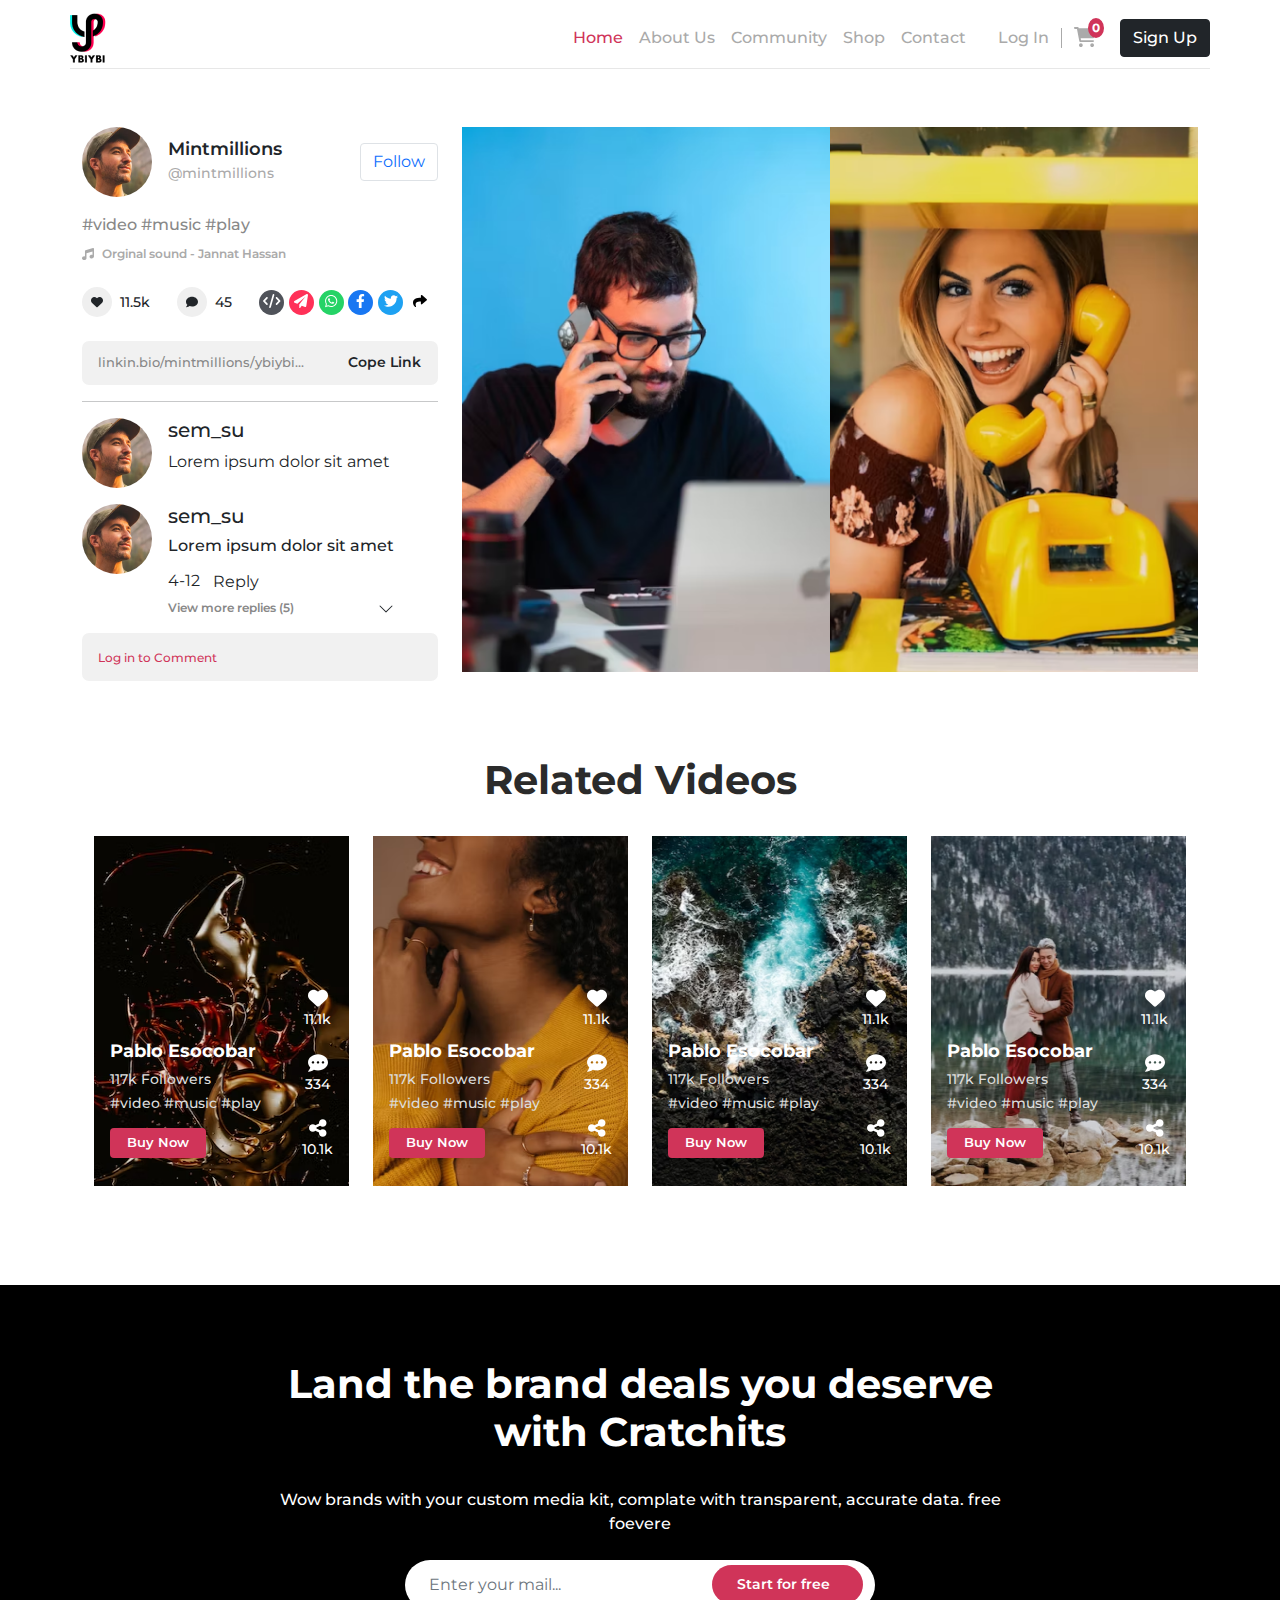
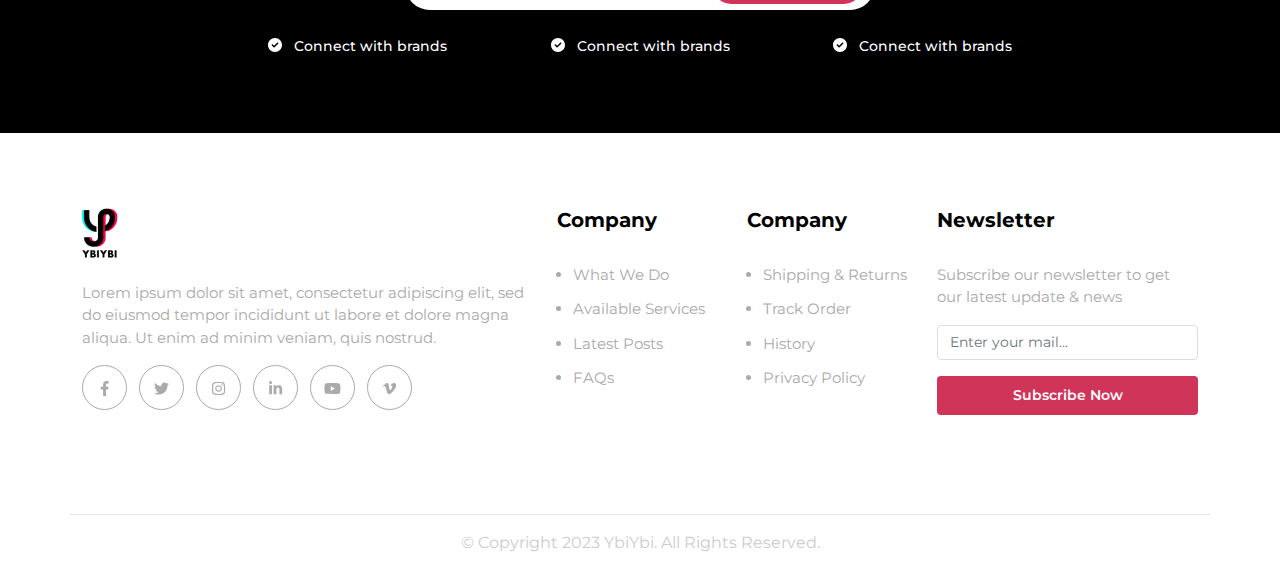
<file: pages/videoDetails.html>
<!DOCTYPE html>
<html lang="en">
  <head>
    <meta charset="UTF-8" />
    <meta http-equiv="X-UA-Compatible" content="IE=edge" />
    <meta name="viewport" content="width=device-width, initial-scale=1.0" />
    <title>YbiYbi</title>
    <link rel="stylesheet" href="../css/bootstrap.min.css" />
    <link rel="stylesheet" href="../css/all.min.css" />
    <link rel="stylesheet" href="../css/style.css" />
    <link rel="stylesheet" href="../css/videoDetails.css" />
    <link rel="preconnect" href="https://fonts.googleapis.com" />
    <link rel="preconnect" href="https://fonts.gstatic.com" crossorigin />
    <link
      href="https://fonts.googleapis.com/css2?family=Montserrat:wght@400;500;600;700&display=swap"
      rel="stylesheet"
    />
  </head>
  <body>
    <!-- start navbar -->
    <nav class="navbar fixed-top navbar-expand-lg navbar-light">
      <div class="container px-md-0">
        <a class="navbar-brand" href="#"
          ><img src="../images/logo.png" alt="Logo"
        /></a>
        <button
          class="navbar-toggler"
          type="button"
          data-bs-toggle="collapse"
          data-bs-target="#navbarSupportedContent"
          aria-controls="navbarSupportedContent"
          aria-expanded="false"
          aria-label="Toggle navigation"
        >
          <span class="navbar-toggler-icon"></span>
        </button>
        <div
          class="collapse navbar-collapse flex-grow-0 text-center mb-3 mb-md-0"
          id="navbarSupportedContent"
        >
          <ul class="navbar-nav me-md-4 mb-2 mb-lg-0">
            <li class="nav-item">
              <a class="nav-link active" href="../index.html">Home</a>
            </li>
            <li class="nav-item">
              <a class="nav-link" href="#">About Us</a>
            </li>
            <li class="nav-item">
              <a class="nav-link" href="#">Community</a>
            </li>
            <li class="nav-item"><a class="nav-link" href="#">Shop</a></li>
            <li class="nav-item"><a class="nav-link" href="./contact.html">Contact</a></li>
          </ul>
          <div class="login"><a href="#">Log In</a></div>
          <span class="line"></span>
          <div class="cart">
            <a class="position-relative" href="#">
              <i class="fa-solid fa-cart-shopping fa-lg"></i>
              <span
                class="position-absolute top-0 start-100 p-1 translate-middle badge rounded-circle bg-main"
              >
                0
                <span class="visually-hidden">unread messages</span>
              </span>
            </a>
          </div>
          <div class="signup ms-md-4 my-3 my-md-0">
            <a class="btn btn-dark" href="#">Sign Up</a>
          </div>
        </div>
      </div>
    </nav>
    <!-- end navbar -->

    <!-- start video details -->
<div class="video-details">
  <div class="container">
    <div class="d-flex flex-column flex-md-row">

      <div class="video-info me-0 me-md-4">
        <div class="video-creator d-flex justify-content-between align-items-center mb-3">
          <div class="d-flex align-items-center">
            <img src="../images/video-03.png" width="70" height="70" class="me-3 rounded-circle" alt="Image">
            <div>
              <h5>Mintmillions</h5>
              <span>@mintmillions</span>
            </div>
          </div>
          <div><button class="btn border"><a href="#">Follow</a></button></div>
        </div>
        <div class="hashtag section-desc mb-2">
          <span>#video </span>
          <span>#music </span>
          <span>#play </span>
        </div>
        <div class="music mb-4"><i class="fa-solid fa-music me-2"></i>Orginal sound - Jannat Hassan</div>
        <div class="actions d-flex justify-content-between align-items-center mb-4">

          <div class="likes d-flex align-items-center">
            <div class="action-icon me-2"><i class="fa-solid fa-heart"></i></div>
            <h6>11.5k</h6>
          </div>

          <div class="comment d-flex align-items-center">
            <div class="action-icon"><i class="fa-solid fa-comment"></i></div>
            <h6>45</h6>
          </div>
          
          <div class="d-flex">
            <div class="share-icon"><a href="#"><i class="fa-solid fa-code"></i></a></div>
            <div class="share-icon"><a href="#"><i class="fa-solid fa-paper-plane"></a></i></div>
            <div class="share-icon"><a href="#"><i class="fa-brands fa-whatsapp"></a></i></div>
            <div class="share-icon"><a href="#"><i class="fa-brands fa-facebook-f"></a></i></div>
            <div class="share-icon"><a href="#"><i class="fa-brands fa-twitter"></a></i></div>
            <div class="share-icon"><a href="#"><i class="fa-solid fa-share"></a></i></div>
          </div>
        </div>

        <div class="video-link d-flex justify-content-between mb-3">
          <span>linkin.bio/mintmillions/ybiybi...</span>
          <button class="btn">Cope Link</button>
        </div>
        <hr />
        <div class="d-flex mb-3">
          <img src="../images/video-03.png" width="70" height="70" class="me-3 rounded-circle" alt="Image">
          <div>
            <h5>sem_su</h5>
            <span>Lorem ipsum dolor sit amet</span>
          </div>
        </div>
        <div class="d-flex mb-3">
          <img src="../images/video-03.png" width="70" height="70" class="me-3 rounded-circle" alt="Image">
          <div>
            <h5>sem_su</h5>
            <h6>Lorem ipsum dolor sit amet</h6>
            <div><span class="rate">4-12</span><button class="btn">Reply</button></div>

            <div class="accordion accordion-flush" id="accordionFlushExample">
              <div class="accordion-item">
                <h2 class="accordion-header" id="flush-headingOne">
                  <button class="accordion-button collapsed" type="button" data-bs-toggle="collapse" data-bs-target="#flush-collapseOne" aria-expanded="false" aria-controls="flush-collapseOne">
                    View more replies (5)
                  </button>
                </h2>
                <div id="flush-collapseOne" class="accordion-collapse collapse" aria-labelledby="flush-headingOne" data-bs-parent="#accordionFlushExample">
                  <div class="accordion-body"></div>
                </div>
              </div>
            </div>
          </div>
        </div>

        <div class="video-link">
          <a class="log-comment" href="#">Log in to Comment</a>
        </div>

      </div>
      


      
      <div><img class="img-fluid" src="../images/video-01.png" alt=""></div>
      <div><img class="img-fluid" src="../images/video-02.png" alt=""></div>
      </div>
  </div>
</div>
    <!-- end video details  -->

    <!-- start related videos -->
    <div class="related-videos">
      <div class="container">
        <div class="products">
          <div class="container">
              <h2 class="section-title text-center">Related Videos</h2>
            <div class="row">
              <div class="col-12 col-md-4 col-lg-3">
                <div class="prod-box">
                  <img class="w-100 h-100" src="../images/product-01.png" alt="Product" />
                  <div class="prod-overlay">
                    <div class="prod-info">
                      <h5>Pablo Esocobar</h5>
                      <h6>117k Followers</h6>
                      <h6>#video #music #play</h6>
                      <button class="btn btn-main py-1 px-3 mt-2"><a href="#">Buy Now</a></button>
                    </div>
                    <div class="prod-actions text-center">
                      <div class="mb-4">
                        <i class="fa-solid fa-heart fa-lg"></i>
                        <h6>11.1k</h6>
                      </div>
                      <div class="mb-4">
                        <i class="fa-solid fa-comment-dots fa-lg"></i>
                        <h6>334</h6>
                      </div>
                      <div>
                        <i class="fa-solid fa-share-nodes fa-lg"></i>
                        <h6>10.1k</h6>
                      </div>
                    </div>
                  </div>
                </div>
              </div>
    
              <div class="col-12 col-md-4 col-lg-3">
                <div class="prod-box">
                  <img class="w-100 h-100" src="../images/product-02.png" alt="Product" />
                  <div class="prod-overlay">
                    <div class="prod-info">
                      <h5>Pablo Esocobar</h5>
                      <h6>117k Followers</h6>
                      <h6>#video #music #play</h6>
                      <button class="btn btn-main py-1 px-3 mt-2"><a href="#">Buy Now</a></button>
                    </div>
                    <div class="prod-actions text-center">
                      <div class="mb-4">
                        <i class="fa-solid fa-heart fa-lg"></i>
                        <h6>11.1k</h6>
                      </div>
                      <div class="mb-4">
                        <i class="fa-solid fa-comment-dots fa-lg"></i>
                        <h6>334</h6>
                      </div>
                      <div>
                        <i class="fa-solid fa-share-nodes fa-lg"></i>
                        <h6>10.1k</h6>
                      </div>
                    </div>
                  </div>
                </div>
              </div>
    
              <div class="col-12 col-md-4 col-lg-3">
                <div class="prod-box">
                  <img class="w-100 h-100" src="../images/product-03.png" alt="Product" />
                  <div class="prod-overlay">
                    <div class="prod-info">
                      <h5>Pablo Esocobar</h5>
                      <h6>117k Followers</h6>
                      <h6>#video #music #play</h6>
                      <button class="btn btn-main py-1 px-3 mt-2"><a href="#">Buy Now</a></button>
                    </div>
                    <div class="prod-actions text-center">
                      <div class="mb-4">
                        <i class="fa-solid fa-heart fa-lg"></i>
                        <h6>11.1k</h6>
                      </div>
                      <div class="mb-4">
                        <i class="fa-solid fa-comment-dots fa-lg"></i>
                        <h6>334</h6>
                      </div>
                      <div>
                        <i class="fa-solid fa-share-nodes fa-lg"></i>
                        <h6>10.1k</h6>
                      </div>
                    </div>
                  </div>
                </div>
              </div>
    
              <div class="col-12 col-md-4 col-lg-3">
                <div class="prod-box">
                  <img class="w-100 h-100" src="../images/product-04.png" alt="Product" />
                  <div class="prod-overlay">
                    <div class="prod-info">
                      <h5>Pablo Esocobar</h5>
                      <h6>117k Followers</h6>
                      <h6>#video #music #play</h6>
                      <button class="btn btn-main py-1 px-3 mt-2"><a href="#">Buy Now</a></button>
                    </div>
                    <div class="prod-actions text-center">
                      <div class="mb-4">
                        <i class="fa-solid fa-heart fa-lg"></i>
                        <h6>11.1k</h6>
                      </div>
                      <div class="mb-4">
                        <i class="fa-solid fa-comment-dots fa-lg"></i>
                        <h6>334</h6>
                      </div>
                      <div>
                        <i class="fa-solid fa-share-nodes fa-lg"></i>
                        <h6>10.1k</h6>
                      </div>
                    </div>
                  </div>
                </div>
              </div>

            </div>
          </div>
        </div>
      </div>
    </div>
    <!-- end related videos -->

    <!-- start brand -->
    <div class="brand">
      <div class="container">
        <h2 class="section-title text-white">Land the brand deals you deserve 
          with Cratchits</h2>
          <p class="section-desc text-white">Wow brands with your custom media kit, complate with transparent, accurate data. free foevere</p>
          <div class="section-form mx-auto mb-4">
            <input
              class="form-control border-0"
              type="email"
              placeholder="Enter your mail..."
            />
            <button class="btn btn-main rounded-pill">
              <span class="d-none d-md-inline-block me-2">Start for free</span>
              <i class="d-inline-block d-md-none fa-solid fa-arrow-right"></i>
            </button>
          </div>
          <div class="brand-features d-flex flex-column flex-md-row justify-content-between text-white">
            <div>
              <i class="fa-solid fa-circle-check fa-sm me-2"></i>
              <span class="section-desc fs-small text-white">Connect with brands</span>
            </div>
            <div>
              <i class="fa-solid fa-circle-check fa-sm me-2"></i>
              <span class="section-desc fs-small text-white">Connect with brands</span>
            </div>
            <div>
              <i class="fa-solid fa-circle-check fa-sm me-2"></i>
              <span class="section-desc fs-small text-white">Connect with brands</span>
            </div>
          </div>
        </div>
    </div>
    <!-- end brand -->

    <!-- start footer -->
    <footer class="text-center text-md-start">
      <div class="container">
        <div class="row">
          <div class="col-12 col-md-5">
            <img class="mb-4" src="../images/logo.png" alt="Logo">
            <p>Lorem ipsum dolor sit amet, consectetur adipiscing elit, sed do eiusmod tempor incididunt ut labore et dolore magna aliqua. Ut enim ad minim veniam, quis nostrud.</p>
            <div class="social-media">
              <a href="#"><i class="fa-brands fa-facebook-f"></i></a>
              <a href="#"><i class="fa-brands fa-twitter"></i></a>
              <a href="#"><i class="fa-brands fa-instagram"></i></a>
              <a href="#"><i class="fa-brands fa-linkedin-in"></i></a>
              <a href="#"><i class="fa-brands fa-youtube"></i></i></a>
              <a class="me-0" href="#"><i class="fa-brands fa-vimeo-v"></i></a>
            </div>
          </div>
          <div class="col-12 col-md-2">
            <h4>Company</h4>
            <ul class="d-inline-block ps-3">
              <li><a href="#">What We Do</a></li>
              <li><a href="#">Available Services</a></li>
              <li><a href="#">Latest Posts</a></li>
              <li><a href="#">FAQs</a></li>
            </ul>
          </div>
          <div class="col-12 col-md-2">
            <h4>Company</h4>
            <ul class="d-inline-block ps-3">
              <li><a href="#">Shipping & Returns</a></li>
              <li><a href="#">Track Order</a></li>
              <li><a href="#">History</a></li>
              <li><a href="#">Privacy Policy</a></li>
            </ul>
          </div>
          <div class="col-12 col-md-3">
            <h4>Newsletter</h4>
            <p>Subscribe our newsletter to get our latest update & news</p>
            <div class="mx-auto mb-4">
              <input
                class="form-control mb-3 fs-small"
                type="email"
                placeholder="Enter your mail..."
              />
              <button class="btn btn-main w-100 fs-small">Subscribe Now</button>
            </div>
          </div>
        </div>
      </div>
    </footer>
    <!-- end footer -->

    <!-- start copy right -->
    <div class="copy-right text-center">
      <div class="container">
        &copy; Copyright 2023 YbiYbi. All Rights Reserved.
      </div>
    </div>
    <!-- end copy right -->
    
    <script src="../js/bootstrap.min.js"></script>
    <script src="../js/all.min.js"></script>
    <script src="../js/ybiybi.main.js"></script>
  </body>
</html>
</file>
<file: css/style.css>
/* start variables */
:root {
  --main-color: #D03459;
  --secondary-color: #888888;
  --main-transition: 0.3s;
  --section-padding: 75px;
}
/* end variables */

/* start global style */
* {
  margin: 0;
  padding: 0;
  box-sizing: border-box;
}
html {
  scroll-behavior: smooth;
}
body {
font-family: 'Montserrat', sans-serif;
}
a {
  text-decoration: none;
  transition: color 0.3s;
}
a:hover{
  color: var(--main-color);
}
/* end global style */

/* start components */
.section-label{
  font-size: 16px;
  font-weight: 600;
  text-transform: uppercase;
}
.section-title{
  font-weight: 700;
  font-size: 40px;
  color: #2B2B2B;
  margin-bottom: 2rem;
}
.section-desc{
  font-size: 16px;
  font-weight: 500;
  color: var(--secondary-color);
  margin-bottom: 1.5rem;
}
.fs-small{
  font-size: 14px;
}
.btn:focus{
  border-color: transparent;
  box-shadow: none;
}
.btn-main {
  background-color: var(--main-color)!important;
  color: #fff!important;
  padding: 0.5rem 1.5rem;
  font-size: 14px;
  font-weight: 600;
}
.btn-main:focus{
  border-color: var(--main-color);
  box-shadow: 0 0 0 0.25rem rgba(208 ,52 ,89, 0.25);
}
.btn-main a {
  color: #fff!important;;
}
.text-main {
  color: var(--main-color)!important;;
}
.bg-main {
  background-color: var(--main-color)!important;
}
.section-form{
  position: relative;
  display: flex;
  justify-content: space-between;
  align-items: center;
  width: 470px;
  max-width: 100%;
  height: 50px;
  background: #FFFFFF;
  color: #AAAAAA;
  border-radius: 100px;
  box-shadow: 0px 15px 40px rgba(0, 0, 0, 0.06);
  padding: 0.375rem 0.75rem;

}
.section-form input{
  width: auto;
}
.form-control:focus{
  /* box-shadow: 0 0 0 0.25rem rgba(208 ,52 ,89, 0.25); */
  box-shadow: none;
  border-color: var(--main-color)
}
.form-control{
  border-color: #DDDDDD
}
@media (max-width: 768px) {
  .section-title{
    font-size: 20px;
    text-align: center;
  }
  .section-desc{
    width: 100%!important;
  }
  
  .section-form input{
    width: 50%;
  }
}
/* end components */

/* start navbar */
.navbar{
  background-color: #FFFFFF;
}
.navbar .container{
  border-bottom: 1px solid #E7E7E7;
}
.navbar .navbar-collapse a, .navbar-light .navbar-nav .nav-link{
  font-size: 16px;
  font-weight: 500;
  color: #aaa;
}
.navbar .navbar-collapse a:hover, .navbar .navbar-nav .nav-link:hover, .navbar .navbar-nav .nav-link.active{
  color: var(--main-color);
}
.navbar .navbar-collapse .signup a{
  color: #fff;
}
.navbar .navbar-collapse .line{
  width: 1px;
  height: 20px;
  background-color: #aaa;
  margin: 0 0.75rem;
}
/* end navbar */

/* start landing */
.landing{
  padding-top: var(--section-padding);
  padding-bottom: var(--section-padding);
  min-height: calc(100vh - 77px);
}
.landing-txt .landing-title{
  font-size: 65px;
  font-weight: 700;
  margin-bottom: 3rem;
}
.landing-txt .landing-title span {
  color: var(--main-color);
  position: relative;
}
.landing-txt .landing-title span::after{
  content: url("../images/signature.png");
  position: absolute;
  width: 100%;
  bottom: -2.5rem;
  left: 50%;
  transform: translateX(-50%);
  overflow: hidden;
}
.landing-txt .landing-intro{
  font-size: 16px;
  font-weight: 500;
  color: var(--secondary-color);
  margin-bottom: 1.5rem;
}
.landing-txt .testimonial .testi-title {
  font-size: 18px;
  font-weight: 600;
}
.landing-txt .testimonial .testi-title::before{
  content: "";
  display: inline-block;
  width: 50px;
  height: 3px;
  background-color: var(--main-color);
  margin-bottom: 5px;
  margin-right: 10px
}
.landing-txt .testimonial .card-title {
  font-size: 14px;
  font-weight: 600;
}
.landing-txt .testimonial .card-text{
  font-size: 14px;
  font-weight: 500;
  color: var(--secondary-color);
}
.landing .landing-img{
  position: relative;
}
.landing-img .emotion > *{
  position: absolute;
  transform: scale(0.75);
  z-index: 1;
}
.landing-img .emotion > :nth-child(1){
  top: 0;
  left: 15%;
}
.landing-img .emotion > :nth-child(2){
  top: 25%;
  left: 0;
}
.landing-img .emotion > :nth-child(3){
  top: 50%;
  left: 5%;
}
.landing-img .emotion > :nth-child(4){
  top: 0;
  right: 15%;
}
.landing-img .emotion > :nth-child(5){
  top: 30%;
  right: 0%;
}
.landing-img .emotion > :nth-child(6){
  top: 60%;
  right: 5%;
}
.ybiybi-account {
  position: absolute;
  width: 100%;
  left: -25%;
  bottom: -15%;
}
.ybiybi-account .accounts{
  padding: 1rem 2rem;
  background: #FFFFFF;
  box-shadow: 0px 15px 40px rgba(0, 0, 0, 0.1);
  border-radius: 100px;
}
.accounts .ybiybi-account .account-title span{
  font-size: 18px;
  font-weight: 600;
}
.ybiybi-account .account-title .fa-star {
  width: 21px;
  height: 19px;
  color: #5FDDD2;
}
.accounts .followers-title{
  display: block;
  font-weight: 500;
  font-size: 15px;
  color: var(--secondary-color);
}
.accounts .followers-num{
  display: block;
  font-weight: 600;
  font-size: 18px;
}
.accounts button .fa-arrow-right{
  margin-bottom: -2px;
}
@media (max-width: 768px) {
  .landing-txt .landing-title {
    font-size: 35px;
  }
  .testimonial{
    width: 100%!important;
  }
  .landing .landing-img{
    width: 100%;
    text-align: center;
  }
  .ybiybi-account{
    position: relative;
    left: 0;
    bottom: 0;
  }
}
/* end landing */

/* start features */
.features{
  padding-top: var(--section-padding);
}
.features .feat-box{
  padding: 1.75rem 1.5rem;
  height: 250px;
}
.features .feat-box .feat-num{
  font-size: 50px;
  font-weight: 600;
}
.features .feat-box .feat-title{
  font-size: 24px;
  font-weight: 700;
}
@media (max-width: 991px) {
  .features .feat-box .feat-num{
    font-size: 35px;
  }
  .features .feat-box .feat-title{
    font-size: 20px;
  }
}
/* end features */

/* start about */
.about{
  padding-top: var(--section-padding);
  padding-bottom: var(--section-padding);
}
.about .about-text p{
  font-weight: 500;
  font-size: 28px;
  line-height: 34px;
  color: var(--secondary-color);
  margin-bottom: 1.5rem;
}
.about .about-text .meta{
  position: relative;
  margin-bottom: 1.5rem;
}
.about .about-text .meta::before {
  content: "";
  position: absolute;
  top: 0;
  left: 0;
  width: 2px;
  height: 100%;
  background-color: #EFEFEF
}
.about .about-text .meta::after {
  content: "";
  position: absolute;
  top: 0;
  left: 0;
  width: 2px;
  height: 20px;
  background-color: var(--main-color);
}
.about .about-text .meta span {
  display: block;
  font-weight: 600;
  font-size: 14px;
  text-transform: uppercase;
  margin-bottom: 0.5rem;
  margin-left: 1rem;
}
@media (max-width: 768px) {
  .about-text{
    width: 100%!important;
    text-align: center;
  }
}
/* end about */

/* start products */
.products{
  padding-top: var(--section-padding);
  padding-bottom: var(--section-padding);
}
.products-head{
  margin-bottom: 2rem;
}
.products .section-form .fa-magnifying-glass{
  position: absolute;
  top: 18px;
  left: 15px;
}
.products .prod-box {
  position: relative;
  height: 350px;
  margin-bottom: 1.5rem;
}
.products .prod-box .prod-overlay {
  position: absolute;
  width: 100%;
  height: 100%;
  top: 0;
  left: 0;
  display: flex;
  align-items: end;
  justify-content: space-between;
  padding: 1.75rem 1rem;
  color: #FFFFFF;
}
.prod-box .prod-info button{
  font-size: 13px;
  font-weight: 600;
}
.prod-box .prod-info h5{
  font-size: 18px;
  font-weight: 700;
  margin-bottom: 0.5rem;
}
.prod-box .prod-info h6{
  font-size: 14px;
  font-weight: 500;
  color: #DDDDDD;
  margin-bottom: 0.5rem;
}
.prod-box .prod-actions div h6{
  font-weight: 500;
  font-size: 14px;
  margin-bottom: 0;
}
/* end products */

/* start customers  */
.customers{
  padding-top: var(--section-padding);
  padding-bottom: var(--section-padding);
}
.customers button{
  display: flex;
  justify-content: space-between;
  align-items: center;
  width: 140px;
  height: 40px;
  border: 1px solid #DDDDDD;
  background-color: transparent;
  padding: 0.375rem 0.75rem;
  margin-right: 1rem;
  font-weight: 500;
  font-size: 14px;
  color: #AAAAAA;
}
.customers .cust-filter h5{
  height: 40px;
  line-height: 40px;
  font-weight: 600;
  font-size: 14px;
}
.customers .cust-filter .category{
  padding: 0.75rem 1.5rem;
  border: 1px solid #DDDDDD;
  margin-bottom: 1rem;
}
.customers .category h4{
  font-size: 16px;
  font-weight: 600;
  margin-bottom: 1rem;
}
.customers .category .form-check-label{
  font-size: 14px;
  font-weight: 500;
}
.customers .category .form-check-input:checked{
    background-color: var(--main-color);
    border-color: var(--main-color);
}
.customers .category .form-check-input:focus {
  border-color: var(--main-color);
  box-shadow: 0 0 0 0.25rem rgba(208 ,52 ,89, 0.25);
}
.customers .category span{
  font-size: 14px;
  font-weight: 600;
}
.customers .cust-box {
  height: 350px;
  padding: 1rem;
  box-shadow: 10px 20px 41px rgba(0, 0, 0, 0.07);
  margin-bottom: 1rem;
}
.cust-box .rate{
  font-size: 11px;
}
.cust-box h4{
  font-weight: 600;
  font-size: 18px;
  margin-bottom: 0.5rem;
}
.cust-box h5{
  font-size: 13px;
  font-weight: 500;
  color: #BBBBBB;
  margin-bottom: 1rem;
}
.cust-box p{
  font-size: 11px;
  font-weight: 500;
  color: var(--secondary-color);
  margin-bottom: 1rem;
}
.cust-box hr {
  color: #DDDDDD;
}
.cust-footer h6{
  font-weight: 600;
font-size: 18px;
}
.cust-footer h5{
  font-weight: 500;
font-size: 13px;
color: #AAAAAA;
}
/* end customers  */

/* start stats */
.stats{
  padding-top: var(--section-padding);
  padding-bottom: var(--section-padding);
  background-color: #F5F5F5;
}
.stats .stat-box .box-num {
  font-size: 50px;
  font-weight: 600;
}
.stats .stat-box .box-title {
  font-weight: 600;
  font-size: 20px;
  color: #AAAAAA;
}
/* end stats */

/* start community */
.community{
  padding-top: var(--section-padding);
  padding-bottom: var(--section-padding);
}
.community .com-box {
  height: 275px;
  padding: 1rem 0.75rem;
}
.community .com-box:hover{
  box-shadow: 10px 21px 50px rgba(0, 0, 0, 0.07);
}
.community .com-box img {
  border: 2px solid var(--main-color);
}
.community .com-box .box-name{
  font-size: 18px;
  font-weight: 600;
}
.community .com-box .box-position{
  font-weight: 500;
  font-size: 13px;
  color: #AAAAAA;
}
.carousel-inner .carousel-item.active{
  display: flex;
  justify-content: space-between;
}
.carousel-indicators [data-bs-target] {
  width: 15px;
  height: 15px;
  background-color: #FFFFFF;
  border: 1px solid var(--main-color);
  border-radius: 50%;
}
.carousel-indicators .active {
  background-color: var(--main-color);
}
@media (max-width: 767px) {
  .carousel-inner .carousel-item > div {
   display: none;
  }
  .carousel-inner .carousel-item > div:first-child {
    display: block;
   }
}
/* end community */

/* start beand */
.brand {
  padding-top: var(--section-padding);
  padding-bottom: var(--section-padding);
  background-color: #000000;
  text-align: center;
}
.brand .container {
  width: 60%;
  margin-left: auto;
  margin-right: auto;
}
@media (max-width: 767px) {
  .brand .container {
    width: 100%;
  }
}
/* end beand */

/* start footer */
footer{
  padding-top: var(--section-padding);
  padding-bottom: var(--section-padding);
  color: #AAAAAA;
  font-size: 15px;
}
footer h4 {
  font-weight: 700;
  font-size: 20px;
  color: #000000;
  margin-bottom: 2rem;
}
footer .social-media a{
  display: inline-block;
  width: 45px;
  height: 45px;
  line-height: 45px;
  text-align: center;
  color: #AAAAAA;
  border:  1px solid #AAAAAA;
  border-radius: 50%;
  transition: all 0.3s;
  margin-right: 0.5rem;
  margin-bottom: 1rem;
}
footer .social-media a:hover{
  color: var(--main-color);
  border:  1px solid var(--main-color);
}
footer ul li{
  margin-bottom: 0.75rem;
}
footer ul li a{
  color: #AAAAAA;
}
/* end footer */

/* start copy right */
.copy-right{
  text-align: center;
  color: #CCCCCC;
}
.copy-right .container {
  border-top: 1px solid #E7E7E7;
  padding-top: 1rem;
  padding-bottom: 0.57rem;
}
/* end copy right */
</file>
<file: css/about.css>
/* start about header */
.about-header{
  height: calc(400px + 77px);
  padding-top: 77px;
  background-image: url("../images/about-header.png");
  background-repeat: no-repeat;
  background-size: cover;
  background-position: center;
  display: flex;
  align-items: center;
  justify-content: center;
}
.about-header .container{
  width: 60%;
  color: white;
  text-align: center;
}
.about-header .about-title{
  font-size: 36px;
  font-weight: 700;
}
.about-header .about-intro{
  font-size: 20px;
  font-weight: 500;
}
@media (max-width: 768px) {
  .about-header .container{
    width: 100%;
  }
}
/* end about header */

/* start about info */
.about-info{
  padding-top: var(--section-padding);
  padding-bottom: 100px
}
.about-info .about-info-text, .about-info .about-info-img{
  width: 50%;
}
.about-info .about-info-text{
  padding-left: 5rem
}
.about-info .about-info-text h2 {
  font-size: 35px;
  font-weight: 700;
  margin-bottom: 1rem;
}
.about-info .about-info-text .about-info-meta h5 {
  font-size: 20px;
  font-weight: 600;
}
.about-info .about-info-text .about-info-meta .meta-icon{
  width: 80px;
  height: 80px;
  line-height: 80px;
  text-align: center;
  border-radius: 50%;
  background-color: var(--main-color);
  color: white;
  flex-shrink: 0;
  margin-right: 1rem;
  margin-bottom: 0.75rem;
}
.audience{
  position: absolute;
  width: 160px;
  height: 160px;
  right: -60px;
  bottom: -40px;
  background-color: var(--main-color);
  color: #FFFFFF;
  padding: 2rem 0.75rem;
  text-align: center;
}
.audience .audience-num{
  font-size: 50px;
  font-weight: 700;
}
.audience .audience-label{
  font-size: 14px;
  font-weight: 700;
}
@media (max-width: 768px) {
  .about-info{
    padding-bottom: var(--section-padding);
  }
  .about-info .about-info-text, .about-info .about-info-img{
    width: 100%;
    padding-right: 0;
    padding-left: 0;
    text-align: center;
  }
}
/* end about info */

/* start experience */
.experience {
  padding-top: var(--section-padding);
  padding-bottom: var(--section-padding);
  background-color: #2B2B2B;;
}
.experience .exper-content p {
  color: #CCCCCC;
}
.experience .exper-progress h4 {
  font-size: 16px;
  font-weight: 600;
  color: white;
  margin-bottom: 0.75rem;
}
.experience .exper-progress .progress {
  height: 17px;
  margin-bottom: 1.25rem;
  background-color: rgba(255, 255, 255, 0.13)
}
.experience .exper-progress .progress-bar {
  text-align: end;
  color: #fff;
  background-color: var(--main-color);
  padding-right: 0.5rem;
}
/* end experience */

/* start team */
.team {
  padding-top: var(--section-padding);
  padding-bottom: var(--section-padding);
}
.team .teamer {
  height: 492px;
  background-color: #F5F5F5;
  transition: all 0.4s ease;
}
.team .teamer:hover {
  height: 547px;
  background-color: #2B2B2B;
  color:#FFFFFF;
}
.team .teamer .teamer-info{
  padding: 1.25rem 0.75rem;
  text-align: center;
}
.team .teamer .teamer-name {
  font-size: 18px;
  font-weight: 700;
}
.team .teamer .teamer-position {
  font-size: 13px;
  font-weight: 500;
  color: #AAAAAA;
}
.team .teamer:hover .teamer-position {
  color: #CCCCCC
}
.teamer-links {
  background-color: #FFFFFF;
  padding: 0.5rem;
  width: 50%;
  margin-top: 1rem;
  margin-left: auto;
  margin-right: auto;
  justify-content: space-around;
  display: none;
}
.team .teamer:hover .teamer-links{
  display: flex;
}
.teamer-links a {
  color: #2B2B2B;
  transition: color 0.3s ease;
}
.teamer-links a:hover{
  color: var(--main-color);
}
/* end team */
</file>
<file: css/contact.css>
/* start about header */
.about-header{
  height: calc(400px + 77px);
  padding-top: 77px;
  background-image: url("../images/about-header.png");
  background-repeat: no-repeat;
  background-size: cover;
  background-position: center;
  display: flex;
  align-items: center;
  justify-content: center;
}
.about-header .container{
  width: 60%;
  color: white;
  text-align: center;
}
.about-header .about-title{
  font-size: 36px;
  font-weight: 700;
}
.about-header .about-intro{
  font-size: 20px;
  font-weight: 500;
}
@media (max-width: 768px) {
  .about-header .container{
    width: 100%;
  }
}
/* end about header */

/* start contact */
.contact{
  padding-top: var(--section-padding);
  padding-bottom: var(--section-padding);
}
.contact-info svg {
  color: var(--main-color);
  margin-right: 0.5rem;
}
.contact-info span {
  font-weight: 500;
  font-size: 16px;
}
@media (max-width: 768px) {
  .about-header .container{
    width: 100% !important;
  }
  .contact .contact-text, .contact .contact-img{
    width: 100% !important;
  }
}
/* end contact */

/* start form data */
.form-data .form-control {
  padding: 1rem;
  font-size: 14px;
  font-weight: 500;
  color: #212529;
  background-color: #EAEAEA;
  border: none;
  border-radius: none;
  transition: border-color .15s ease-in-out,box-shadow .15s ease-in-out;
}
.form-data .form-control:focus{
  background-color: #EAEAEA;
}
@media (max-width: 768px) {
  .form-data .form-text{
    width: 100% !important;
  }
}
/* end form data */
</file>
<file: css/download.css>
/* start download */
.download{
  padding-top: 3rem;
  padding-bottom: 3rem;
  height: calc(100vh - 77px);
  margin-top: 77px;
  background-color: var(--main-color);
  color: #FFFFFF;
  text-align: center;
}
.download-text h2{
  font-size: 60px;
  font-weight: 700;
  margin-bottom: 0;
}
.download-text h5{
  font-size: 40px;
  font-weight: 600;
  margin-bottom: 1.5rem;
}
.download-text p{
  font-size: 20px;
  font-weight: 500;
  margin-bottom: 4rem;
}
@media (max-width: 768px) {
  .download{
    height: auto;
  }
  .download-img, .download-text{
    width: 100%!important;
  }
  .download-text h2{
    font-size: 40px;
  }
  .download-text h5{
    font-size: 32px;
  }
  .download-text p{
    font-size: 18px;
  }
}
/* end download */
</file>
<file: css/seller.css>
/* start seller header */
.seller-header{
  padding-top: calc(1.5rem + 77px);
  padding-bottom: 1.5rem;
  background-color: rgba(95, 221, 210, 0.06);
}
/* end seller header */

/* start sidebar */
.list-group-item {
  position: relative;
  display: block;
  padding: 1rem;
  color: #212529;
  text-decoration: none;
  background-color: #fff;
  border: 1px solid rgba(0,0,0,.125);
}
.list-group-item-action {
  font-size: 16px;
  font-weight: 500;
  color: #888888;
}
.list-group-item-action:hover {
  background-color: #f8f9fa;
}
.list-group-item.active {
  background-color: var(--main-color);
  border-color:  var(--main-color);
  font-size: 22px;
}
/* end sidebar */

/* tabbable-panes */
.tabbable-panes{
  padding-top: var(--section-padding);
  padding-bottom: var(--section-padding);
}
.tabbable-panes .box{
  width: calc((100% / 3) - 16px)
}
.tabbable-panes .box:nth-of-type(2) {
  margin-left: 1rem;
  margin-right: 1rem;
}
@media (max-width: 768px) {
  .tabbable-panes .box{
    width: 100%
  }
  .tabbable-panes .box:nth-of-type(2) {
    margin-left: 0;
    margin-right: 0;
  }
}

/* ybiybi-ons part */
.tabbable-panes .ybiybi-ons{
  padding-top: 3rem;
  padding-bottom: 1.5rem;
}
.tabbable-panes .ybiybi-ons ul{
  padding-left: 1rem;
}

/* instructions part */
.tabbable-panes .instructions {
  background-color: #161E2D;
  padding: 50px 25px;
  margin-bottom: 50px;
}
.tabbable-panes .instructions h2 {
  font-size: 25px;
  font-weight: 700;
  color: #FFFFFF;
  margin-bottom: 1.5rem;;
}
.tabbable-panes .instructions p {
  color: #DDDDDD
}

/* register part */
.tabbable-panes .register {
  background-color: rgba(95, 221, 210, 0.06);
  padding: 50px 25px;
}
.tabbable-panes .register .rgs-content{
  width: 75%;
  margin-left: auto;
  margin-right: auto;
  text-align: center;
}
.tabbable-panes .register .rgs-content p {
  font-size: 10px;
  font-weight: 500;
}

/* tabbable-panes */
</file>
<file: css/videoDetails.css>
.video-details{
  padding-top: calc(50px + 77px);
}
.video-info{
  width: calc(100% / 3);
}
.video-info .video-creator h5{
  font-size: 18px;
  font-weight: 600;
  margin-bottom: 0;
}
.video-info .video-creator span{
  font-size: 14px;
  font-weight: 500;
  color: #AAAAAA;
}
.video-info .music{
  font-size: 12px;
  font-weight: 600;
  color: #AAAAAA;
}
.actions .action-icon{
  width: 30px;
  height: 30px;
  line-height: 30px;
  text-align: center;
  background-color: #EFEFEF;
  color: var(--section-padding);
  border-radius: 50%;
  font-size: 12px;
  margin-right: 0.5rem;
}
.actions h6 {
  font-size: 14px;
  font-weight: 500;
  margin-bottom: 0;
}
.actions .share-icon{
  width: 25px;
  height: 25px;
  line-height: 25px;
  text-align: center;
  border-radius: 50%;
  font-size: 14px;
  margin-right: 0.3rem;
}
.actions .share-icon a{
  color: white;
}
.actions .share-icon:nth-child(1){
  background-color: #50535A;
}
.actions .share-icon:nth-child(2){
  background-color: #FF3158;
}
.actions .share-icon:nth-child(3){
  background-color: #25D366
}
.actions .share-icon:nth-child(4){
  background-color: #1877F2
}
.actions .share-icon:nth-child(5){
  background-color: #1DA1F2;
}
.actions .share-icon:last-child a {
  color: black;
  margin-right: 0;
}

.video-link{
  background: #F1F1F1;
  border-radius: 7px;
  padding: 0.75rem 1rem;
}
.video-link span {
  font-weight: 500;
  font-size: 13px;
  color: var(--secondary-color);
  width: calc(100% - 75px);
  overflow: hidden;
}
.video-link button{
  padding: 0;
  font-weight: 600;
  font-size: 14px;
  line-height: 17px;
  flex-grow: 0;
  width: 75px;
}
.accordion-button{
  padding: 0;
  color: #212529;
  font-weight: 600;
  font-size: 12px;
  color: var(--secondary-color);
}
.accordion-button:not(.collapsed){
  color: var(--secondary-color);
  background-color: transparent;
  box-shadow: none;
}
.accordion-button::after{
  width: 1rem;
  height: 1rem;
  background-size: 1rem
}
.accordion-button:focus{
  border-color: transparent;
  background-color: transparent;
  box-shadow: none;
  color: var(--main-color);
}
.video-link .log-comment{
  font-size: 12px;
  font-weight: 500;
  color: var(--main-color);
}
@media (max-width: 768px) {
  .video-info{
    width: 100% !important;
    margin-bottom: 1rem;
  }
}
</file>
